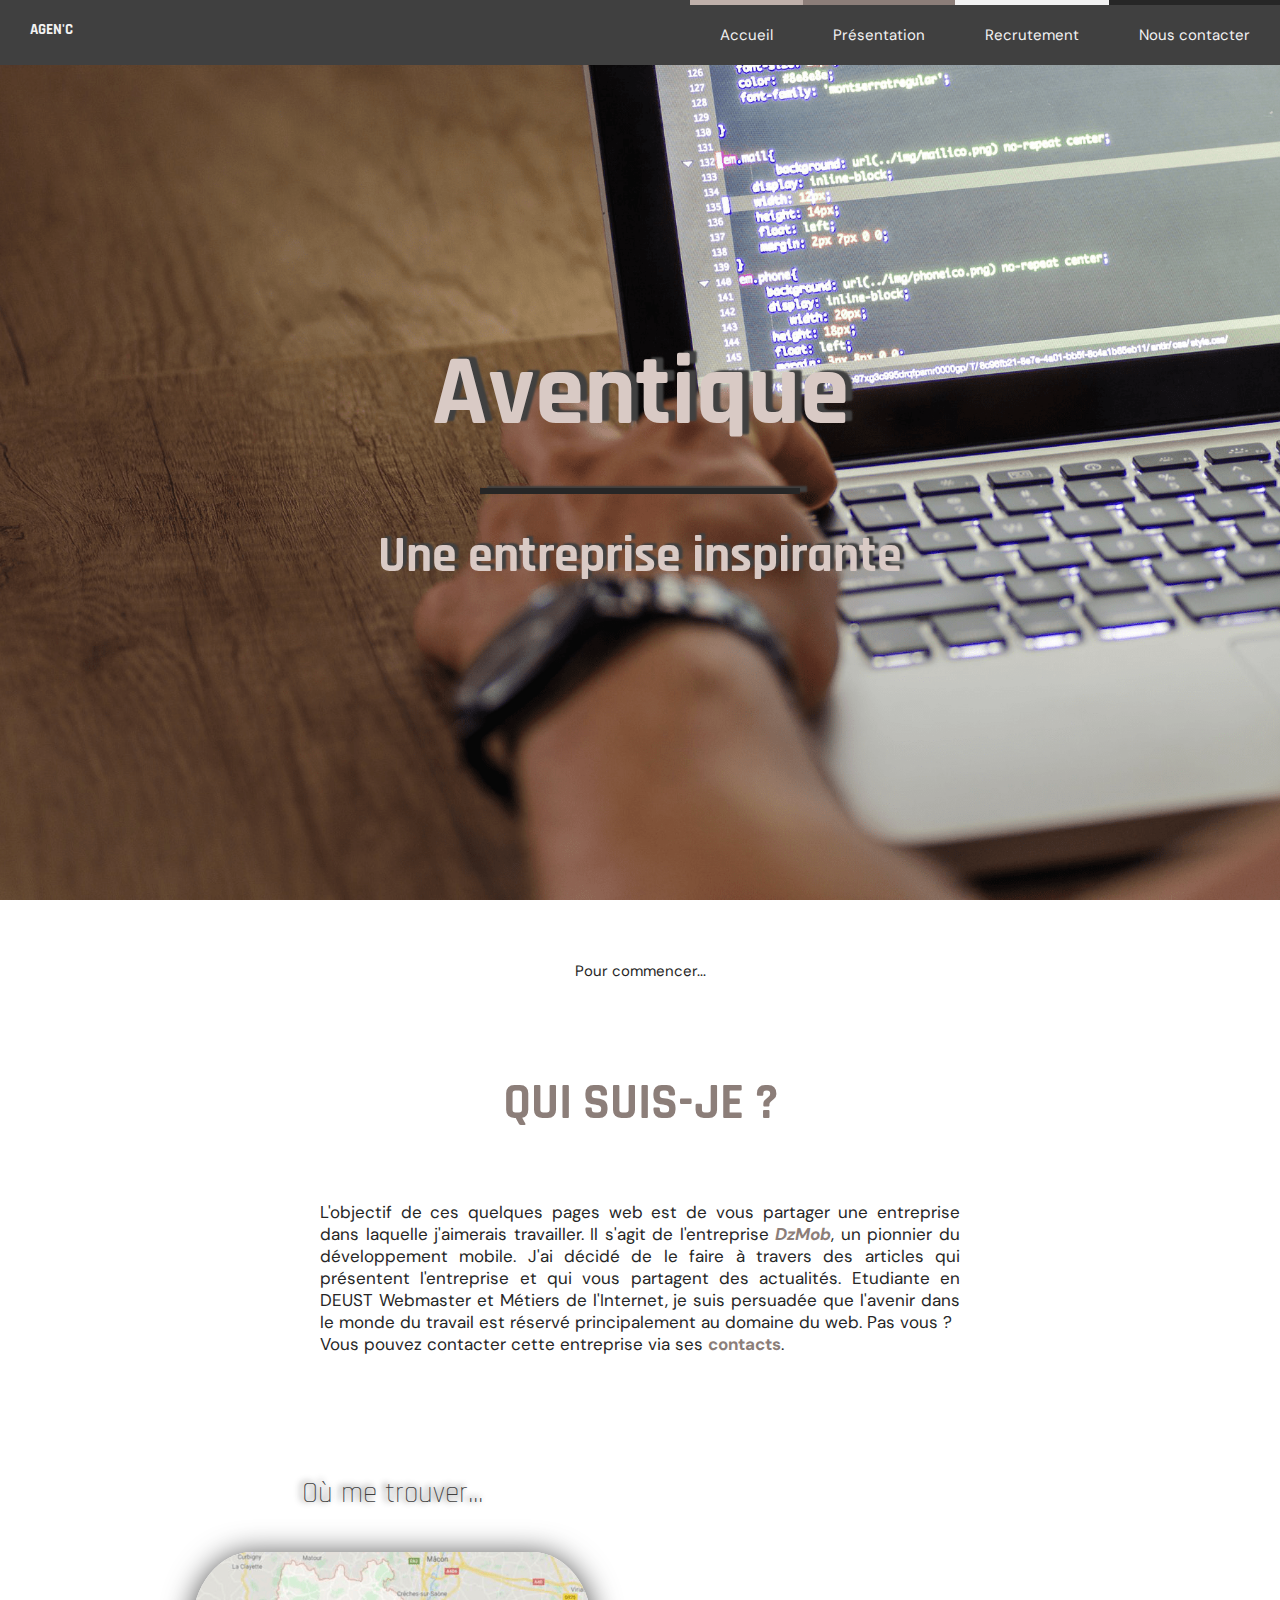
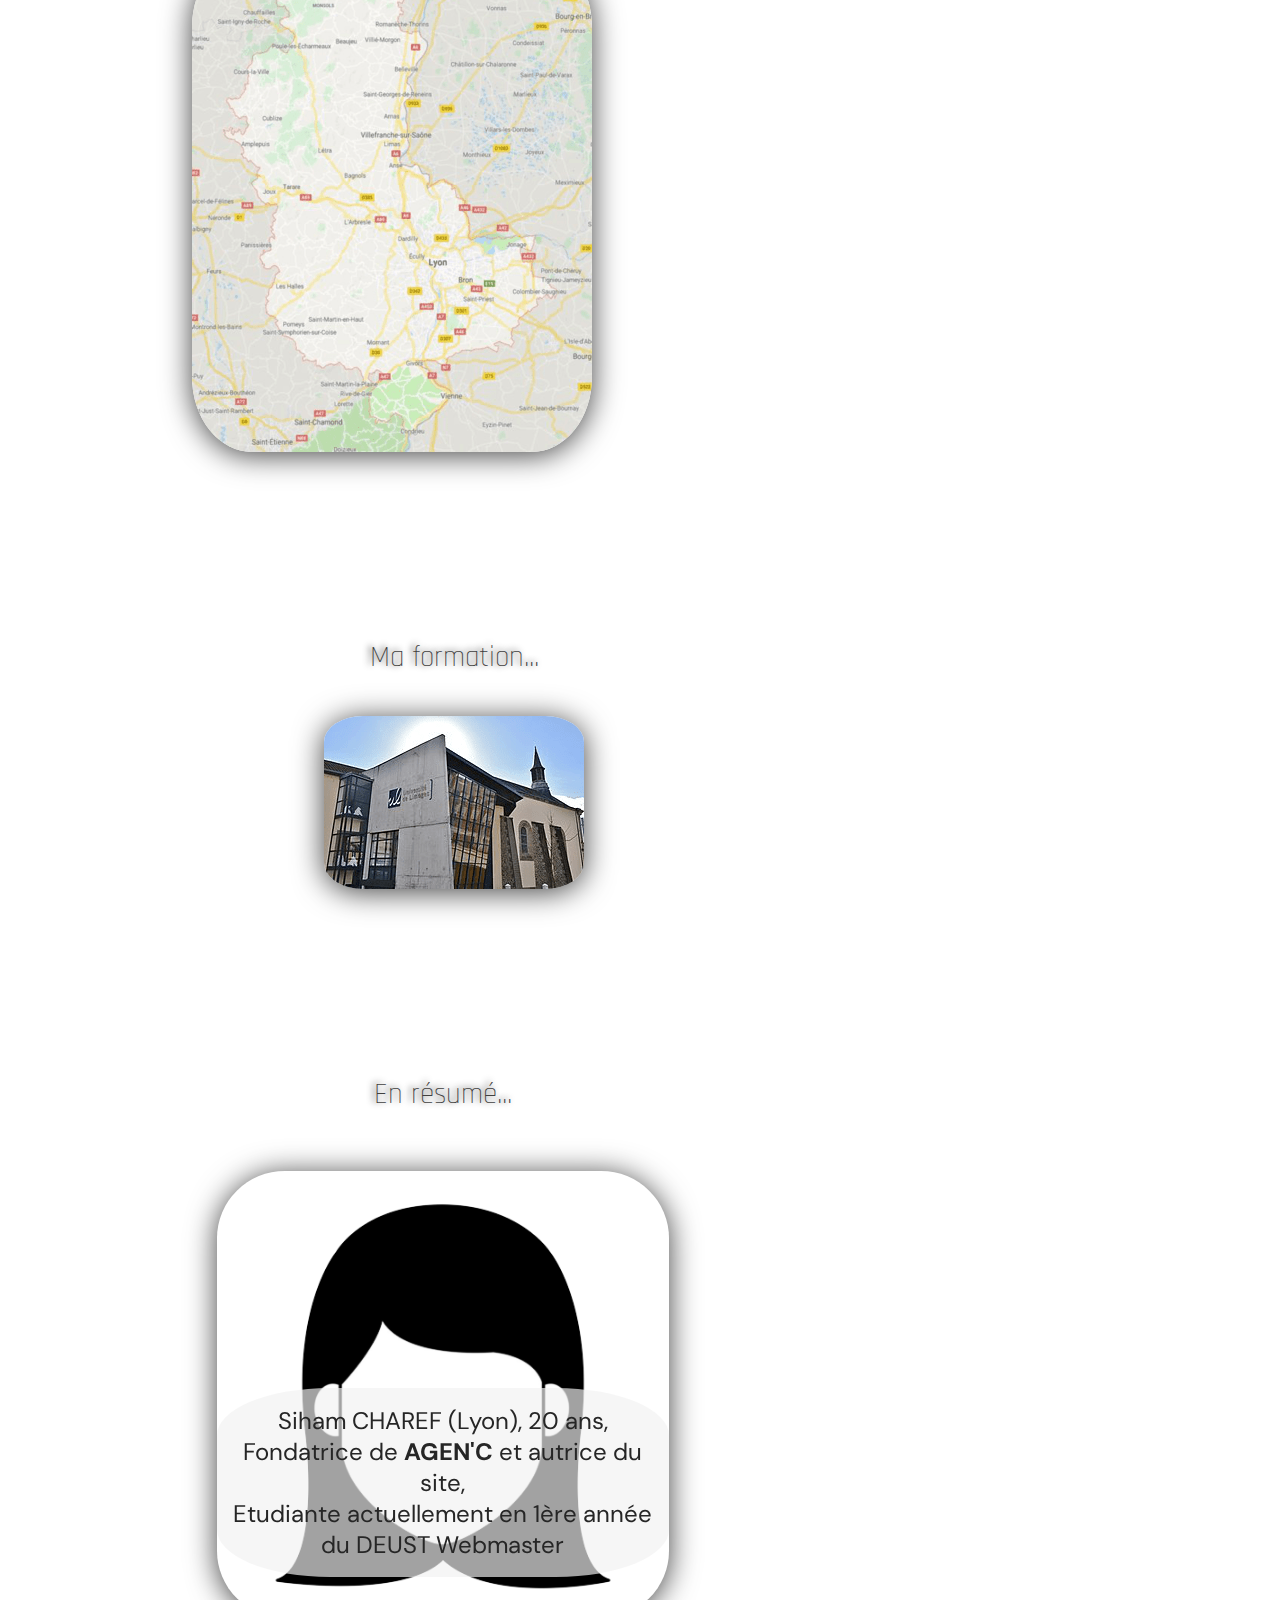
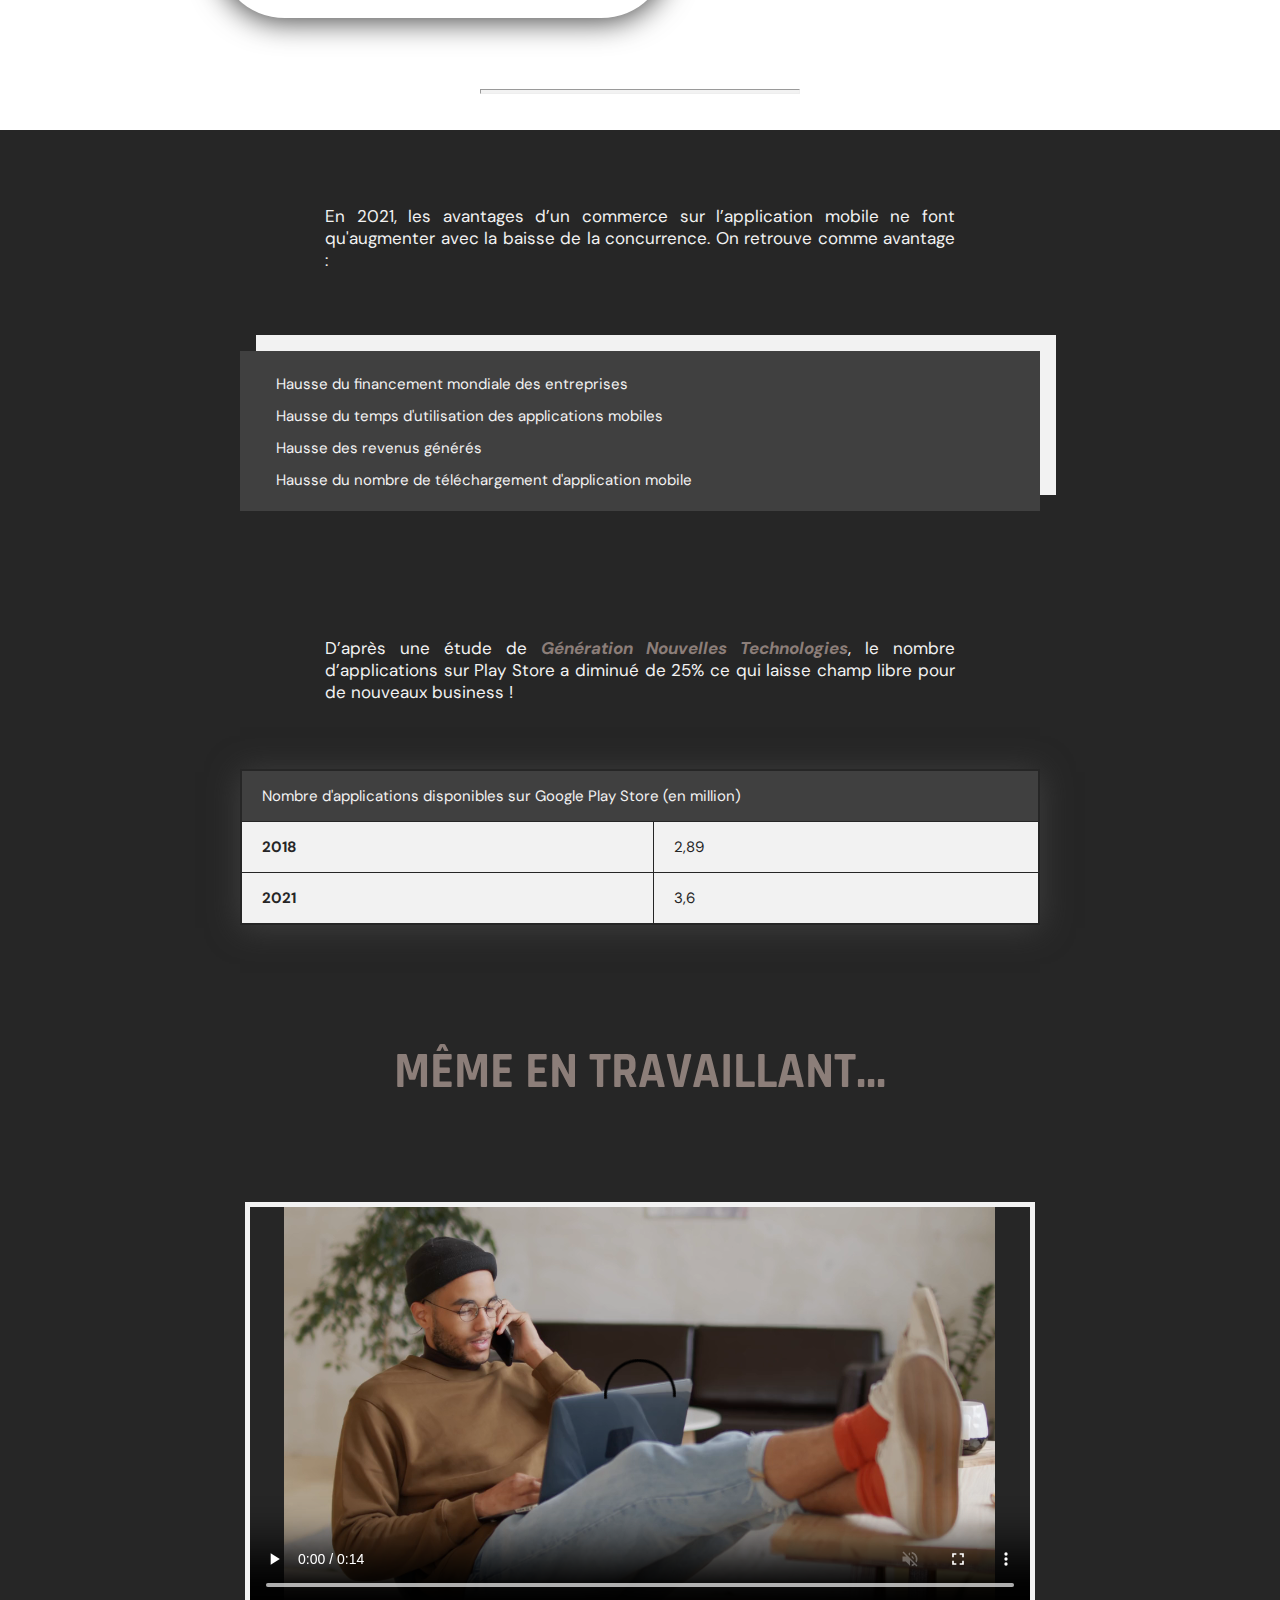
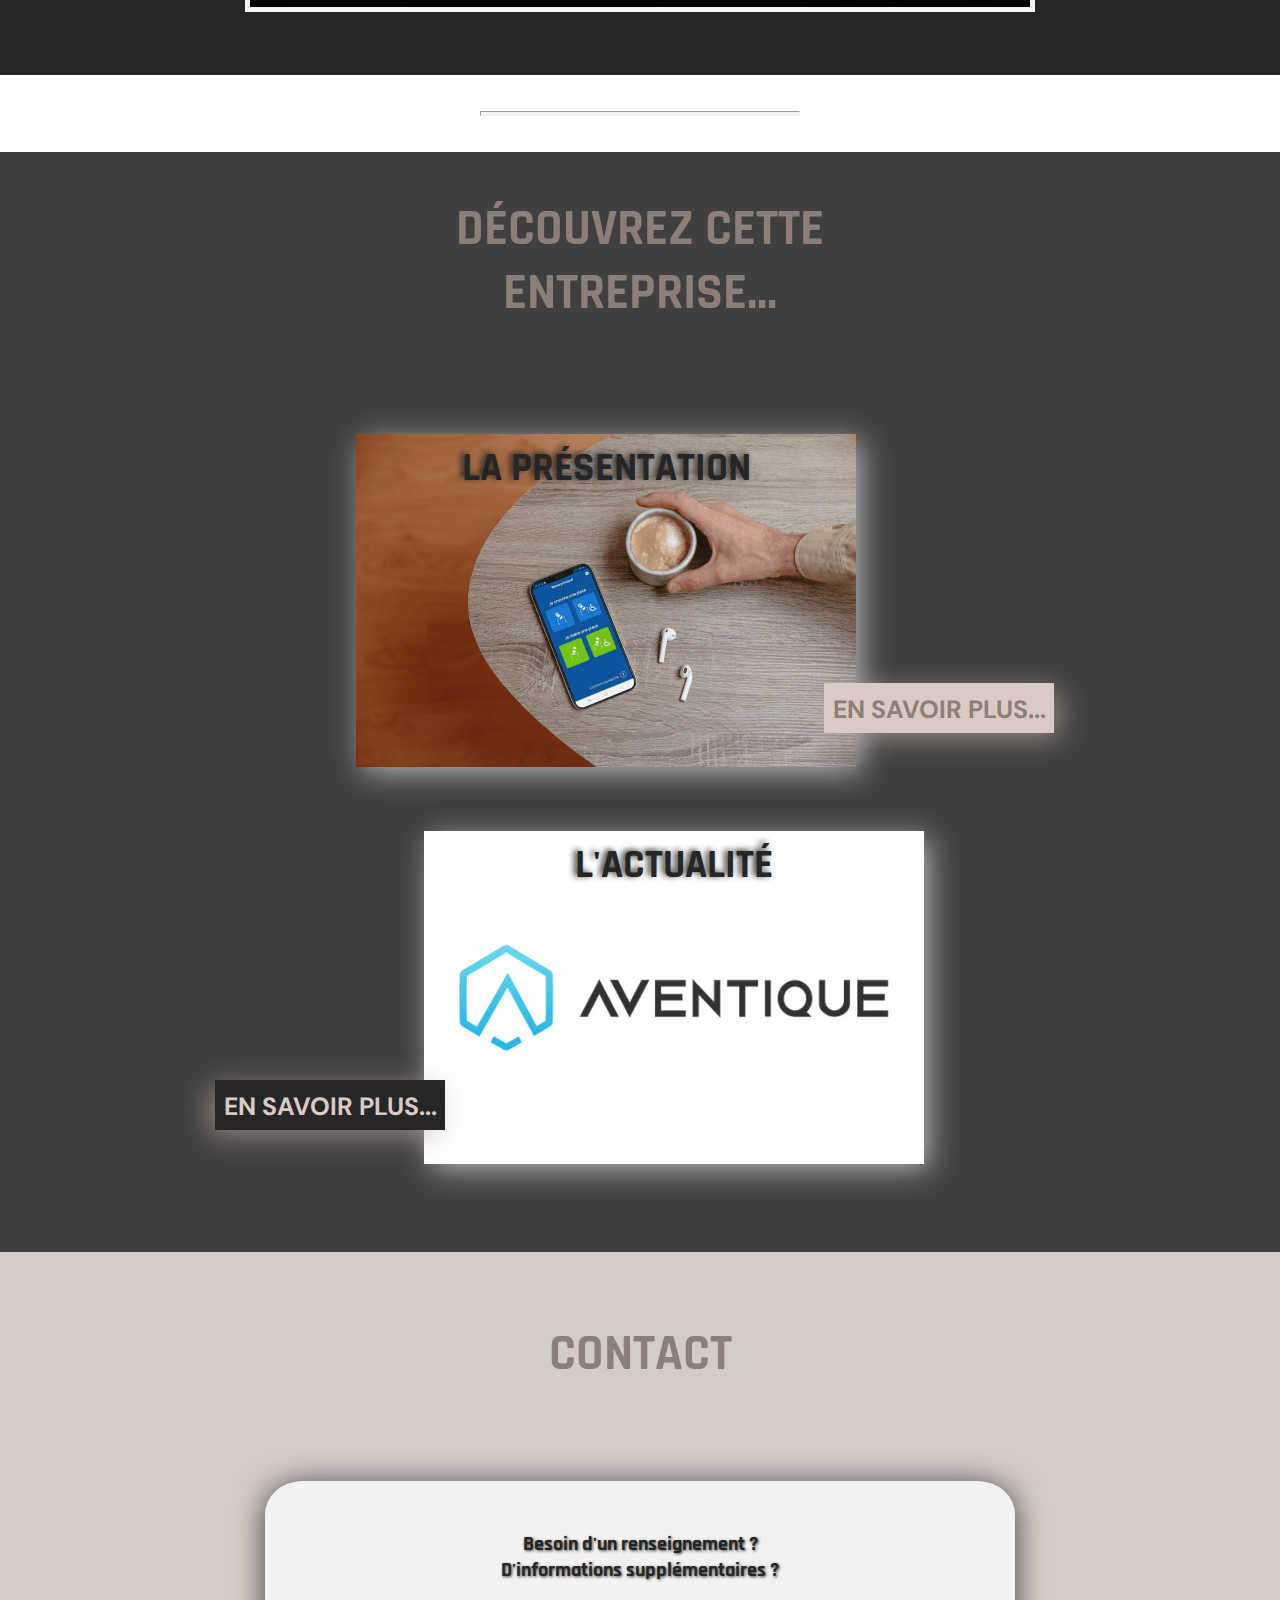
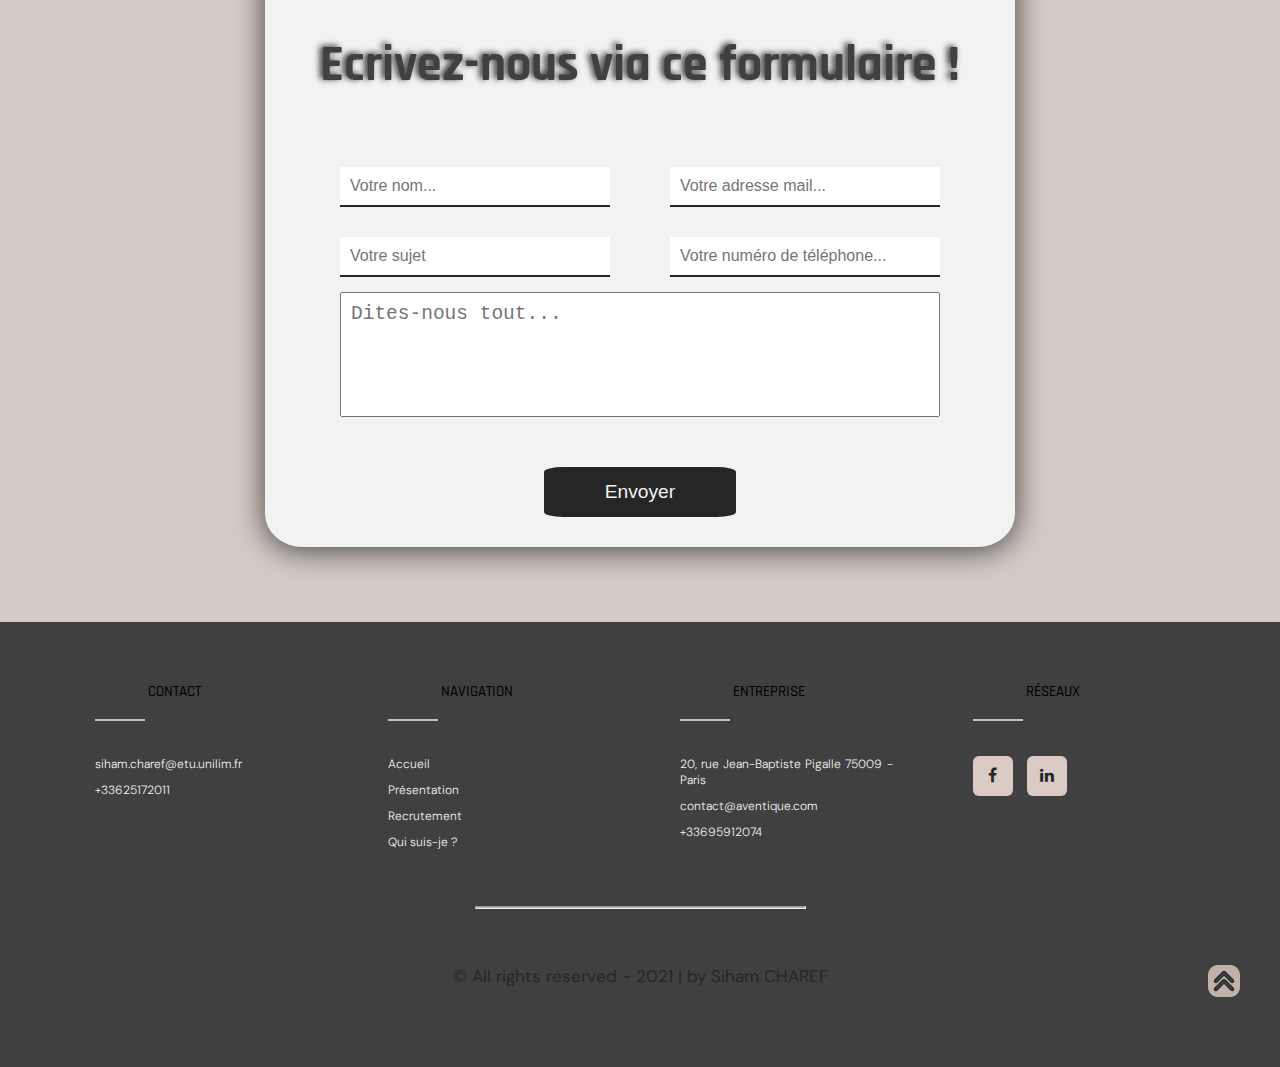
<file: Mini-Site-Aventique/index.html>
<!DOCTYPE html>
<html lang="fr">
    <head>
        <meta charset="UTF-8" />
        <title>Une nouvelle aventure chez Aventique</title>
        <link rel="stylesheet" type="text/css" href="style.css">
        <link rel="stylesheet" href="https://cdnjs.cloudflare.com/ajax/libs/font-awesome/4.7.0/css/font-awesome.css">
        <link rel="icon" type="image/ico" href="favicon_.ico">
    </head>
    <body>
        <!--En-tête de la page-->
        <header>
            <!--Menu de navigation du site-->
            <nav class="header">
                <ul>
                <!--LOGO A METTRE-->
                        <li id="logo"><a href="#">AGEN'C</a></li>  
                        <li id="auteur">
                            <a href="#contactAuteur">Nous contacter</a>
                        </li>  
                        <li id="article2">
                            <a href="conquete-et-recrutement.html" title="Article sur une actualité de l'entreprise">Recrutement</a>
                        </li>
                        
                        <li id="article1">
                            <a href="aventique-et-affirmation.html" title="Article sur la présentation de l'entreprise">Présentation</a>
                        </li>
                        
                        <li id="index">
                            <a href="index.html" title="Page d'accueil">Accueil</a>
                        </li>
                </ul>
            </nav>
            <a id="top"></a>
            <!--Nom du site-->
            <div>
                <h1 class="imageprincipale">Aventique
                    <div id="firstline"></div>
                    <div id="titrepage">Une entreprise inspirante</div> 
                </h1>
            </div>
        </header>
        <br />
        <!--Présentation brève de l'auteur-->
        <section>
                <a id="Accueil"></a>
                <p class="begin">Pour commencer...</p>
                <h2>Qui suis-je ?</h2>
            <br />
            <p>
                L'objectif de ces quelques pages web est de vous partager une entreprise dans laquelle j'aimerais travailler. Il s'agit de l'entreprise <a href="https://aventique.paris/" target="_blank" title="Entreprise-sujet"><em>DzMob</em></a
                >, un pionnier du développement mobile. J'ai décidé de le faire à travers des articles qui présentent l'entreprise et qui vous partagent des actualités. Etudiante en DEUST Webmaster et Métiers de l'Internet, je suis persuadée que l'avenir dans le monde du travail est réservé principalement au domaine du web. Pas vous ?
                <br />
                Vous pouvez contacter cette entreprise via ses <a href="#contact" title="Contactez l'entreprise">contacts</a>.
            </p>
        </section>
        <div id="quisuisje">
            <div class="imagepresentation">
                <h3>Où me trouver...</h3>
                    <a href="https://www.bing.com/maps?q=carte+lyon+vierge+&qs=n&form=QBRE&msbsrank=0_1__0&sp=-1&pq=carte+lyon+vierge+&sc=1-18&sk=&cvid=CB1E7335D75C4D2C8AAF5967F7C2FF9C" target="_blank" title="Mon lieu de résidence (image tiré du site Actualitix)">
                    <img src="media/carte-rhone-departement-400-500.png" alt="Mon lieu de résidence, carte de la région lyonnaise (image tiré du site Actualitix)"></a>
            </div>
            <div class="imagepresentation" id="formation">
                <h3>Ma formation...</h3>
                    <a href="https://www.sciences.unilim.fr/tic/deust-webmaster-metiers-internet/" target="_blank" title="Ma formation actuelle : DEUST WMI de l'Université de Limoges">
                    <img src="media/universite.png" alt="Ma formation actuelle : DEUST WMI de l'Université de Limoges"></a>
            </div>
            <div class="imagepresentation">
                <h3>En résumé...</h3>
                <div class="row">
                    <div class="banner">
                        <a href="#Accueil" title="Qui suis-je ?">
                        <img src="media/woman.png" alt="Université de ma formation actuelle (tirée du site Wikipédia)"></a>
                            <p class="text">Siham CHAREF (Lyon), 20 ans,<br />
                            Fondatrice de <strong>AGEN'C</strong> et autrice du site,<br />
                            Etudiante actuellement en 1ère année du DEUST Webmaster</p>
                    </div>
                </div>
            </div>
        </div>
        <br />
        <hr />
        <br />
        <!--Un aparté/une statistique-->
        <div>
            <aside class="aside">
                <p class="asidetext">En 2021, les avantages d’un commerce sur l’application mobile ne font qu'augmenter avec la baisse de la concurrence. On retrouve comme avantage :</p>
                <ol>
                <div  class="listordostat">
                    <li>Hausse du financement mondiale des entreprises</li>
                    <li>Hausse du temps d'utilisation des applications mobiles</li>
                    <li>Hausse des revenus générés</li>
                    <li>Hausse du nombre de téléchargement d'application mobile</li>
                </div>
                </ol>
                <br />
                <!--Statistique-->
                <p class="asidetext">
                    D’après une étude de <a href="https://www.generation-nt.com/application-mobile-2021-actualite-1991362.html" target="_blank" title="Source : article de Génération Nouvelles Technologies"><em>Génération Nouvelles Technologies</em></a
                    >, le nombre d’applications sur Play Store a diminué de 25% ce qui laisse champ libre pour de nouveaux business !
                </p>
                <br />
                <table>
                    <thead>
                        <tr>
                            <td colspan="2">Nombre d'applications disponibles sur Google Play Store (en million)</td>
                        </tr>
                    </thead>
                    <tr>
                        <th>2018</th>
                        <td>2,89</td>
                    </tr>
                    <tr>
                        <th>2021</th>
                        <td>3,6</td>
                    </tr>
                </table>
                <div id="cont">
                    <h2>Même en travaillant...</h2>
                <div class="videoaventique">
                    <div class="videocontenu">
                        <video
                            src="media/importancemobile.mp4" controls muted autoplay>
                        </video>
                    </div>
                </div>
            </aside>
        </div>
        <br />
        <hr />
        <br />
        <section id="introduction">
            <h2>Découvrez cette entreprise...</h2>
            <ul>
                <li id="introaffirmation">
                    <a href="aventique-et-affirmation.html" title="Article sur la présentation de l'entreprise"><h3>La présentation</h3></a>
                    <p>
                        <a href="aventique-et-affirmation.html" title="Article sur la présentation de l'entreprise">En savoir plus...</a>
                    </p>
                </li>
                <li id="introrecrutement">
                    <a href="conquete-et-recrutement.html" title="Article sur une actualité de l'entreprise"><h3>L'actualité</h3></a>
                    <p>
                        <a href="conquete-et-recrutement.html" title="Article sur une actualité de l'entreprise">En savoir plus...</a>
                    </p>
                </li>
            </ul>
        </section>
        <!--Formulaire de contact-->
        <section id="formulaire">
            <h2>CONTACT</h2>
            <div class="container">
                <div class="title">
                    <h4>Besoin d'un renseignement ? D'informations supplémentaires ?</h4>
                    <h3>Ecrivez-nous via ce formulaire !</h3>
                </div>
                <form>
                    <input type="text" name="name" placeholder="Votre nom..." required="">
                    <input type="email" name="email" placeholder="Votre adresse mail..." required="">
                    <input type="text" name="subject" placeholder="Votre sujet" required="">
                    <input type="text" name="number" placeholder="Votre numéro de téléphone..." required="">
                    <textarea name="message" placeholder="Dites-nous tout..."></textarea>
                    <button type="submit">Envoyer</button>
                </form>
            </div>
        </section>
        <!--Pied de page-->
        <footer class="footer">
            <!--Contact de l'auteur du site-->
            <div class="contenu">
                <div class="ligne">
                    <div class="col">
                        <a id="contactAuteur"></a>
                        <h4>Contact</h4>
                        <ul>
                            <li><a href="mailto:siham.charef@etu.unilim.fr" title="Adresse mail de l'auteur de la page">siham.charef@etu.unilim.fr</a></li>
                            <li><a href="tel:+33625172011" title="Numéro de téléphone de l'auteur de la page">+33625172011</a></li>
                        </ul>
                    </div>
                    <div class="col">
                        <!--Menu de navigation-->
                        <h4>Navigation</h4>
                        <ul>
                            <li><a href="#Accueil">Accueil</a></li>
                            <li><a href="aventique-et-affirmation.html" title="Article sur la présentation de l'entreprise">Présentation</a></li>
                            <li><a href="conquete-et-recrutement.html" title="Article sur une actualité de l'entreprise">Recrutement</a></li>
                            <li><a href="#Accueil">Qui suis-je ?</a></li>
                        </ul>
                    </div>
                    <!--Coordonnées Aventique-->
                    <div class="col">
                        <a id="contact"></a>
                        <h4>Entreprise</h4>
                        <ul>
                            <li><a href="https://www.google.fr/maps/place/20+Rue+Jean-Baptiste+Pigalle,+75009+Paris/@48.8789983,2.3246525,15z/data=!3m1!4b1!4m5!3m4!1s0x47e66e485f268df3:0xc64075adaf32657d!8m2!3d48.8789986!4d2.3333858" title="Adresse de l'entreprise (Paris)">20, rue Jean-Baptiste Pigalle 75009 - Paris</a></li>
                            <li><a href="mailto:contact@aventique.com" title="Adresse mail de l'entreprise Aventique">contact@aventique.com</a></li>
                            <li><a href="tel:+33695912074" title="Numéro de téléphone de l'entreprise Aventique">+33695912074</a></li>
                        </ul>
                    </div>
                    <div class="col">
                        <h4>Réseaux</h4>
                        <div class="reseaux">
                            <a href="https://www.facebook.com/aventique.dev/" target="_blank" title="Compte Facebook officiel d'Aventique"><i class="fa fa-facebook"></i></a>
                            <a href="https://www.linkedin.com/company/aventique/?originalSubdomain=fr" target="_blank" title="Compte LinkedIn de l'entreprise Aventique"><i class="fa fa-linkedin"></i></a>
                    </div>
                    </div>
                </div>
            </div>
            <br/>
            <hr class="f">
            <br/>
            <!--Retour en haut de page-->
            <div id="retour">
                <a href="#top">
                    <img src="media/fleche.png" alt="Aller en haut de page">
                </a>
            </div>
            <div id="droit">
                <p>&copy; All rights reserved - 2021 | by Siham CHAREF</p>
            </div>
       </footer>
    </body>
</html>

<!--CREDITS
    https://www.actualitix.com/carte-rhone.html
    https://fr.wikipedia.org/wiki/Universit%C3%A9_de_Limoges
    https://smartmockups.com/fr/mockup/g3WMLpmC3j9
    https://aventique.paris/
    https://www.pexels.com/fr-fr/photo/lumineux-creatif-tasse-grande-tasse-7412036/
    https://www.pexels.com/ko-kr/photo/macbook-pro-574080/
    https://smartmockups.com/fr/mockup/UXkYl6W23
    https://www.pexels.com/fr-fr/video/un-homme-sur-son-telephone-portable-et-son-ordinateur-portable-5527593/
    https://www.flaticon.com/fr/icone-premium/facebook_722464?term=facebook&page=1&position=14&page=1&position=14&related_id=722464&origin=search
    https://www.flaticon.com/fr/icone-premium/fleche_5176252?term=chevron%20haut&page=1&position=50&page=1&position=50&related_id=5176252&origin=search
    https://www.flaticon.com/fr/icone-gratuite/linkedin_246158?term=linkedin&page=1&position=32&page=1&position=32&related_id=246158&origin=search
    https://aventique.paris/project/unhcr-amnir/--->
</file>
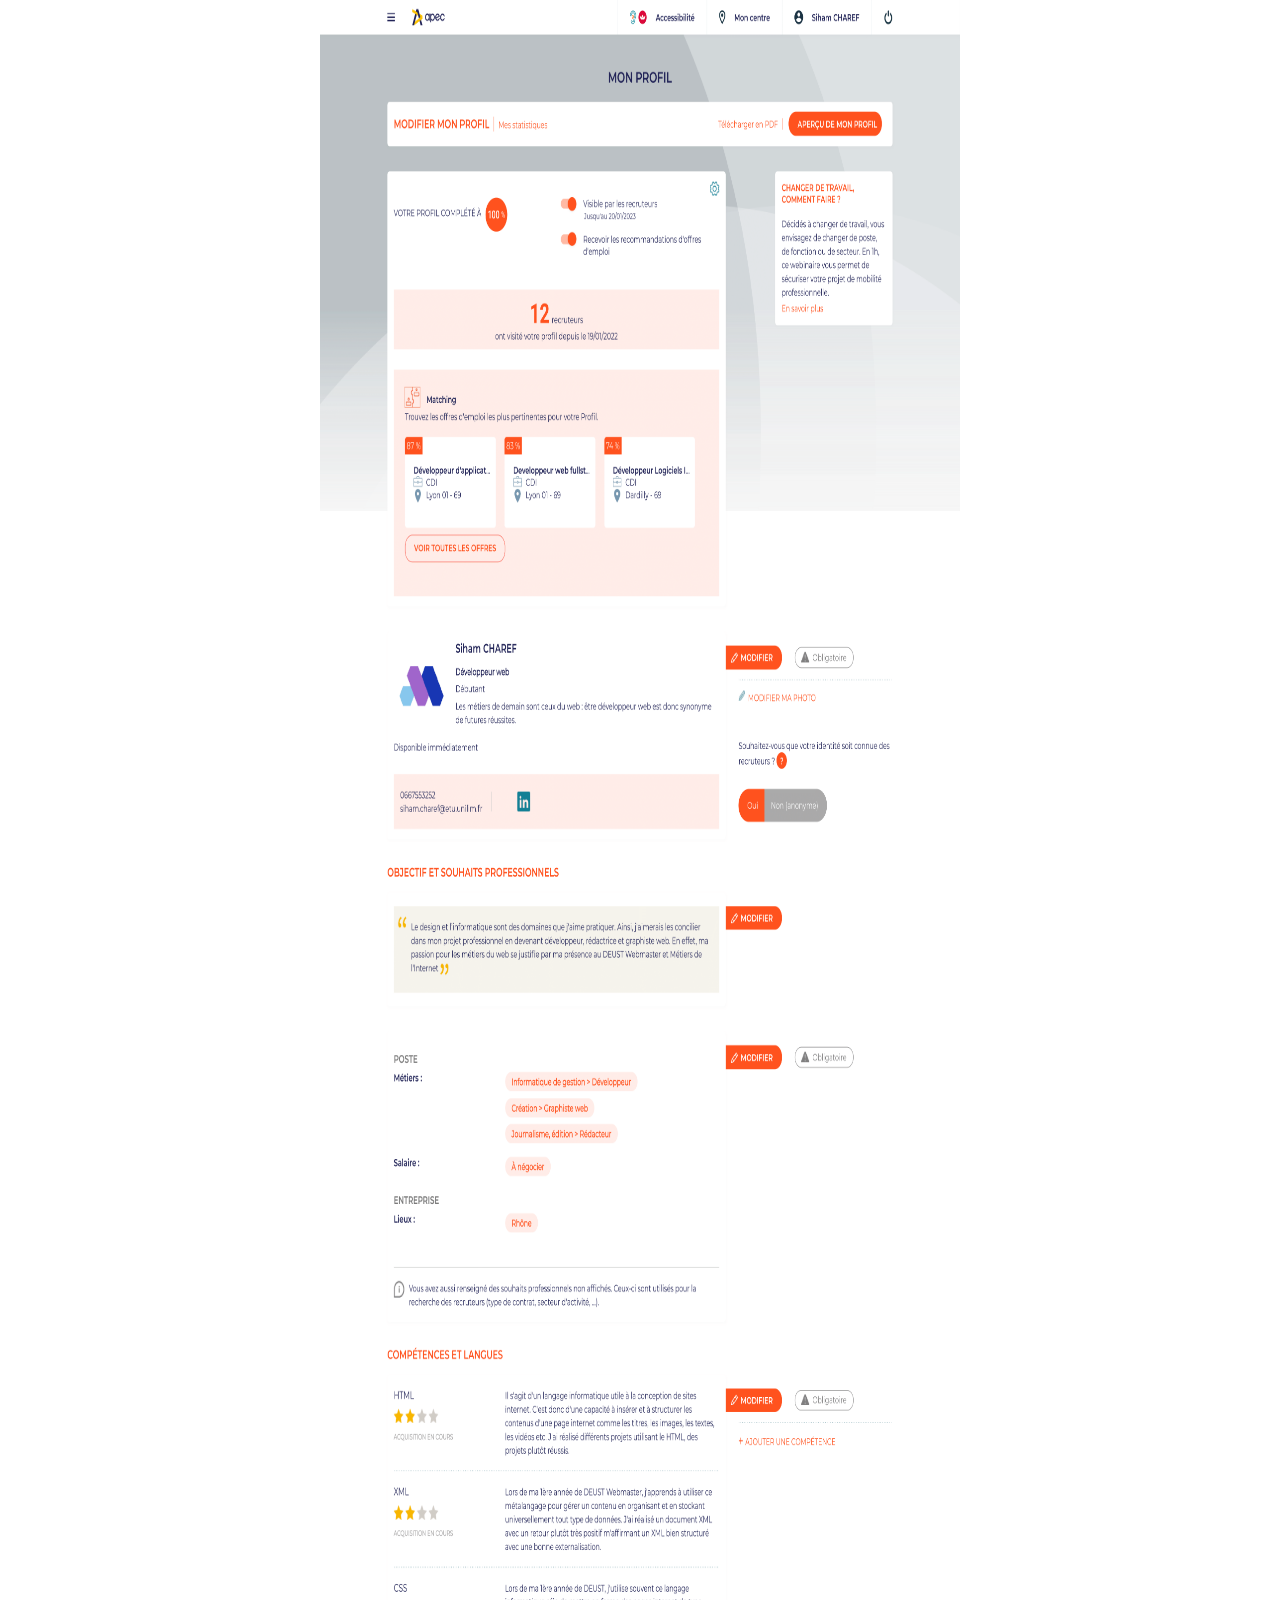
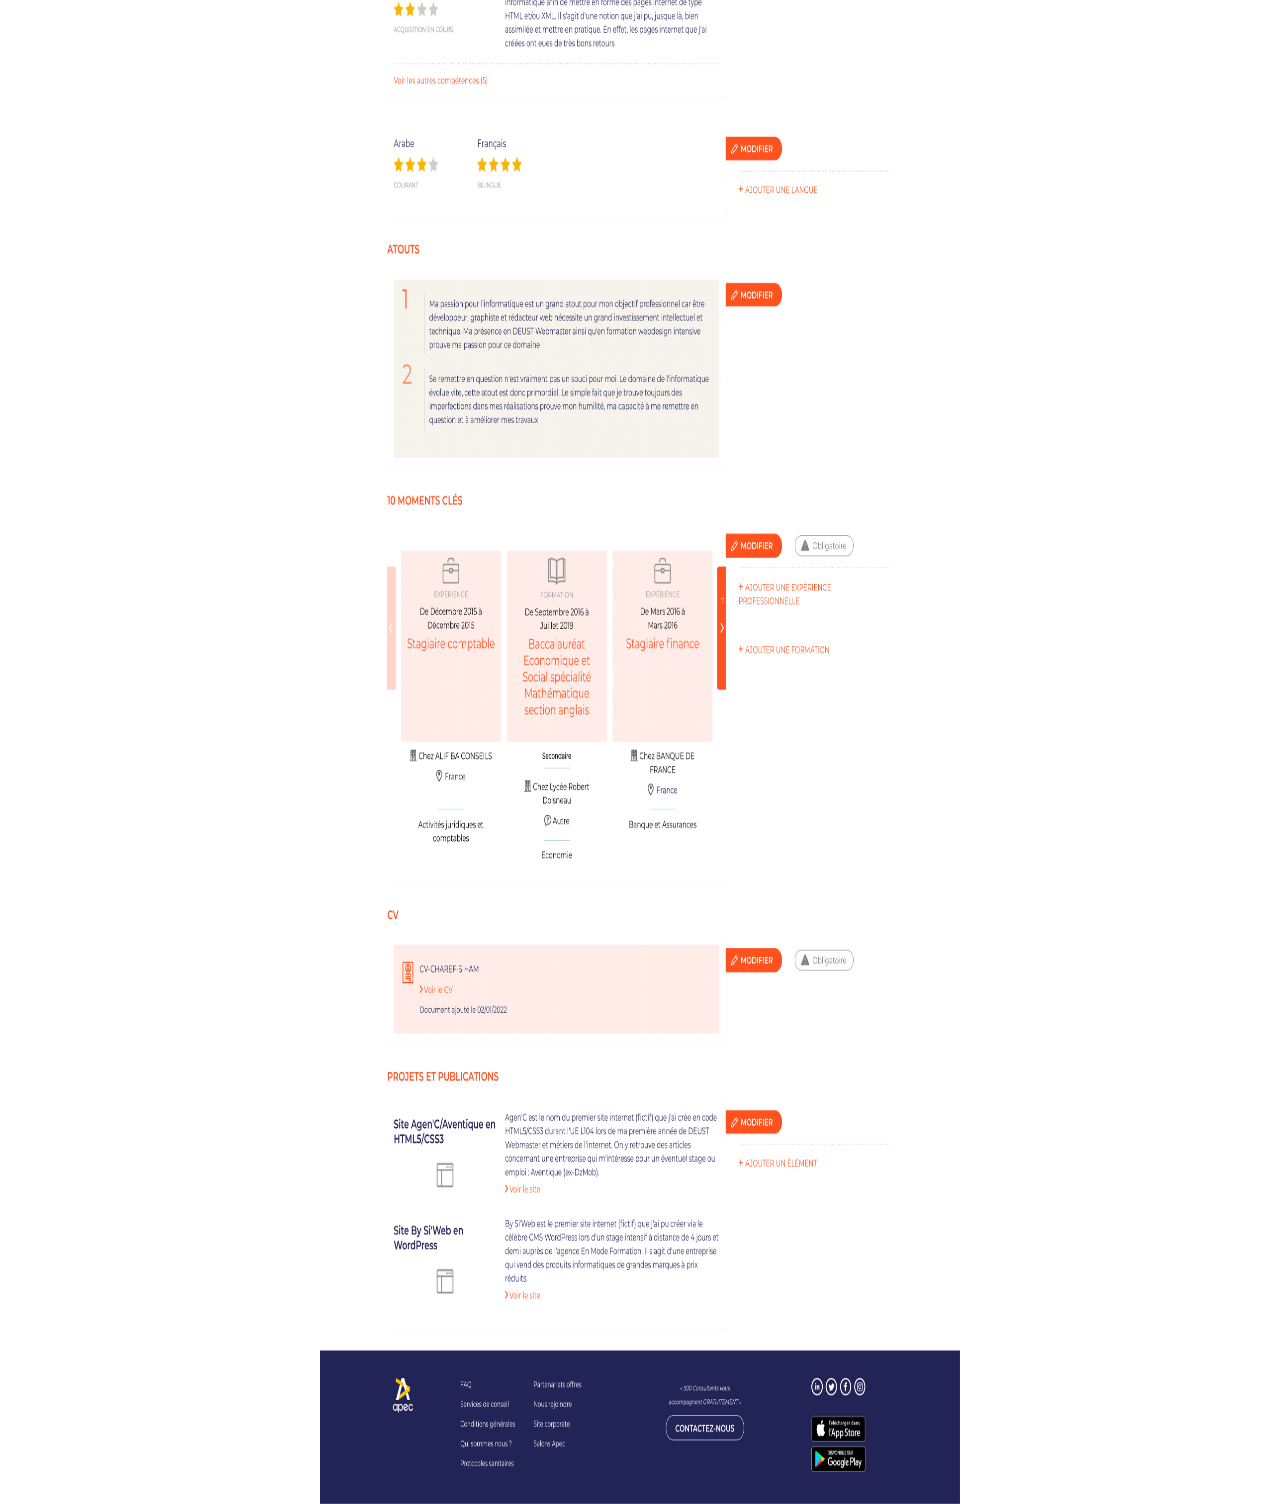
<file: eporfolio-en-ligne/profil-apec.html>
<!DOCTYPE html>
<html lang="fr">
    <head>
        <meta charset="UTF-8">
        <title>APEC - Ms. Si'Web New Company</title>
        <link rel="stylesheet" type="text/css" href="style.css">
        <link rel="stylesheet" href="https://cdnjs.cloudflare.com/ajax/libs/font-awesome/4.7.0/css/font-awesome.css">
        <link rel="icon" type="image/ico" href="fav-icon.ico">
    </head>
    <body>

        <section>
            <img style="display: block; margin-left: auto; margin-right: auto; width: 50%;" src="media/Profil _ Apec-1.png" alt="image de mon profil Apec" title="image de mon profil Apec" height="3104" width="1014">
        </section>

    </body>
</html>
</file>
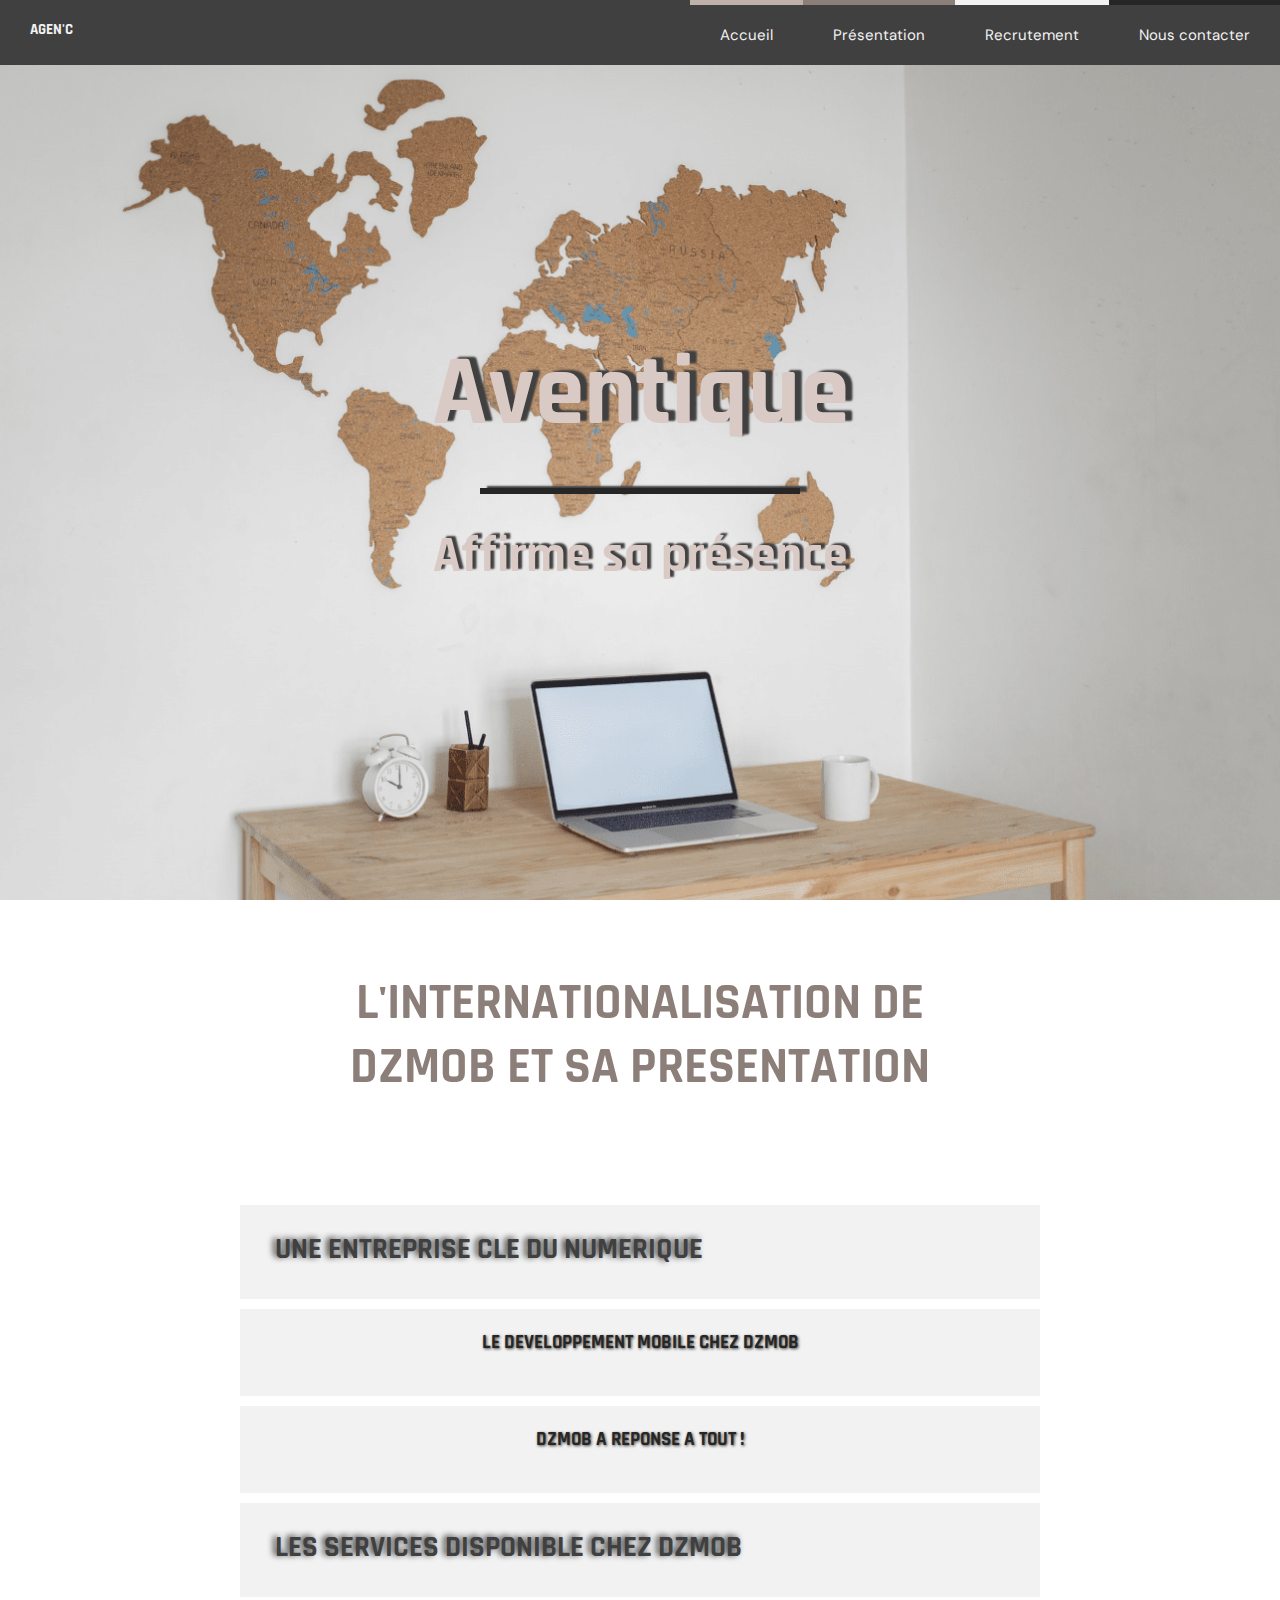
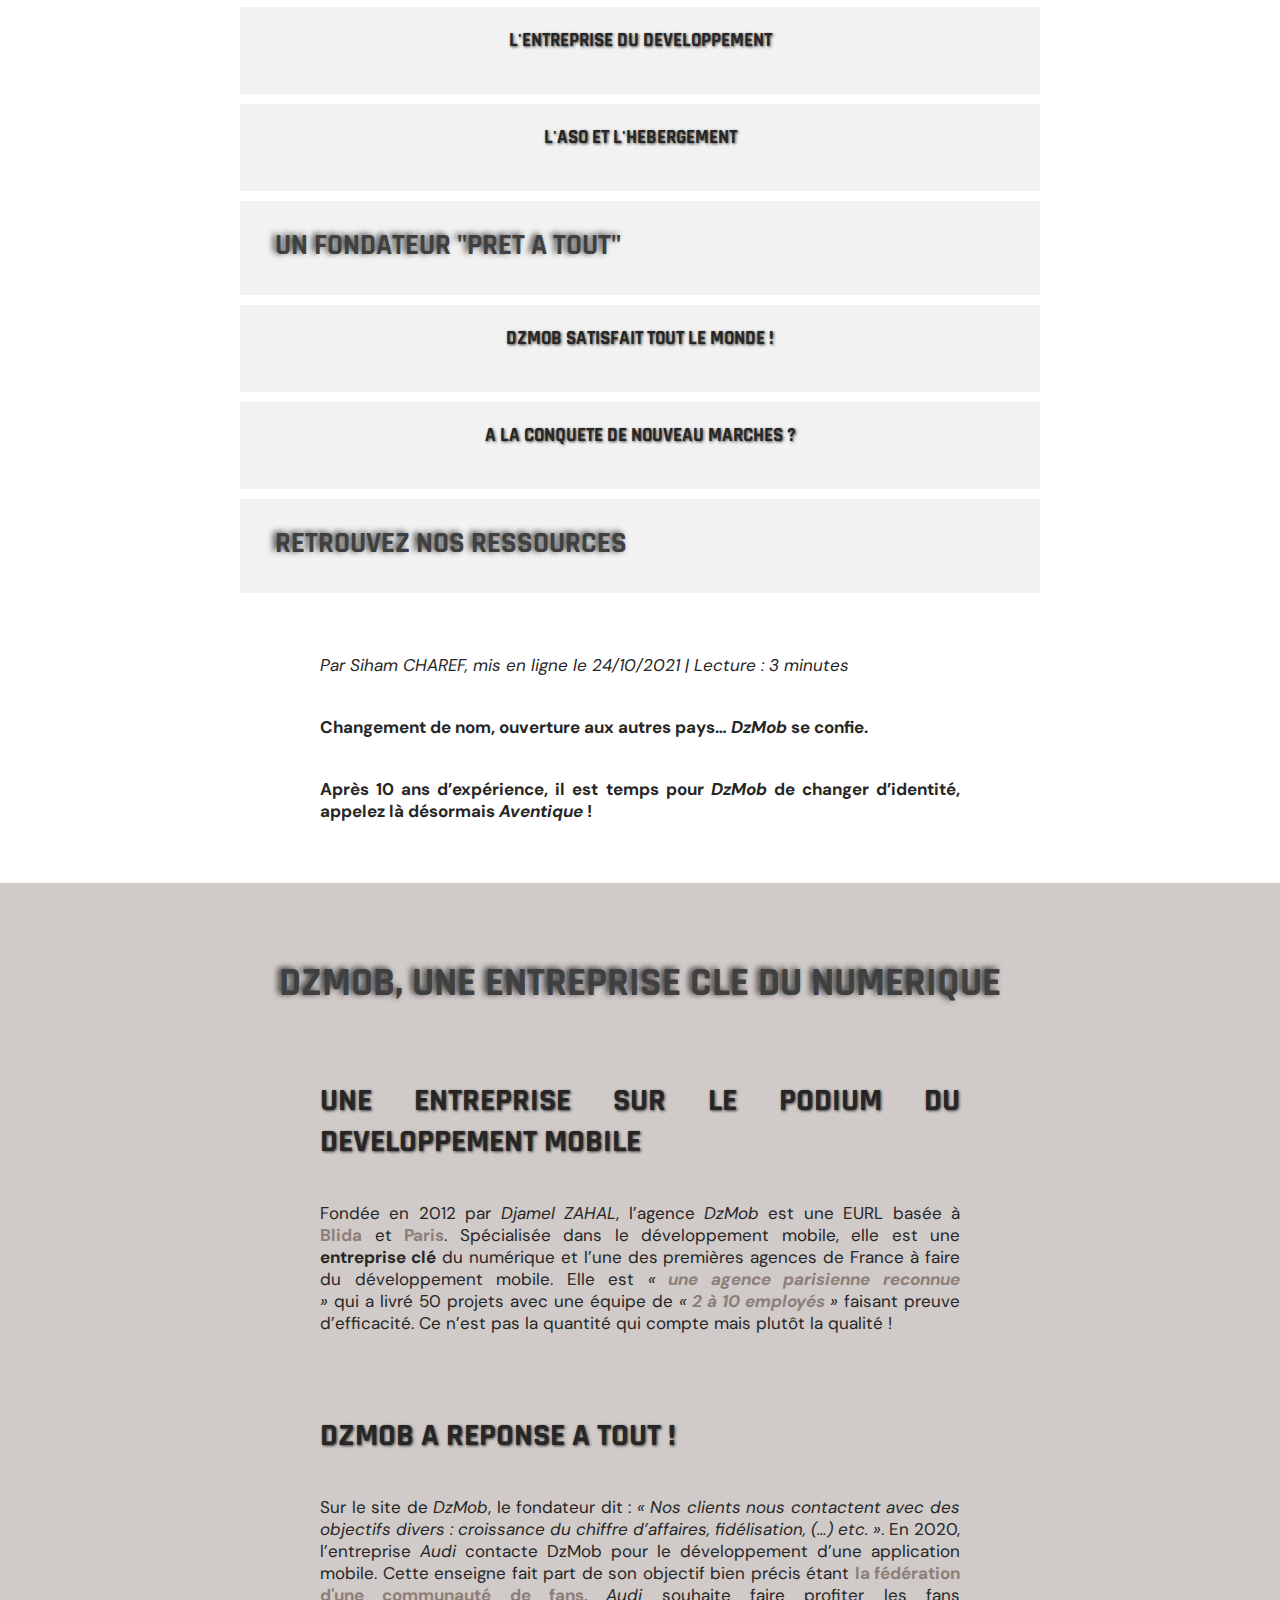
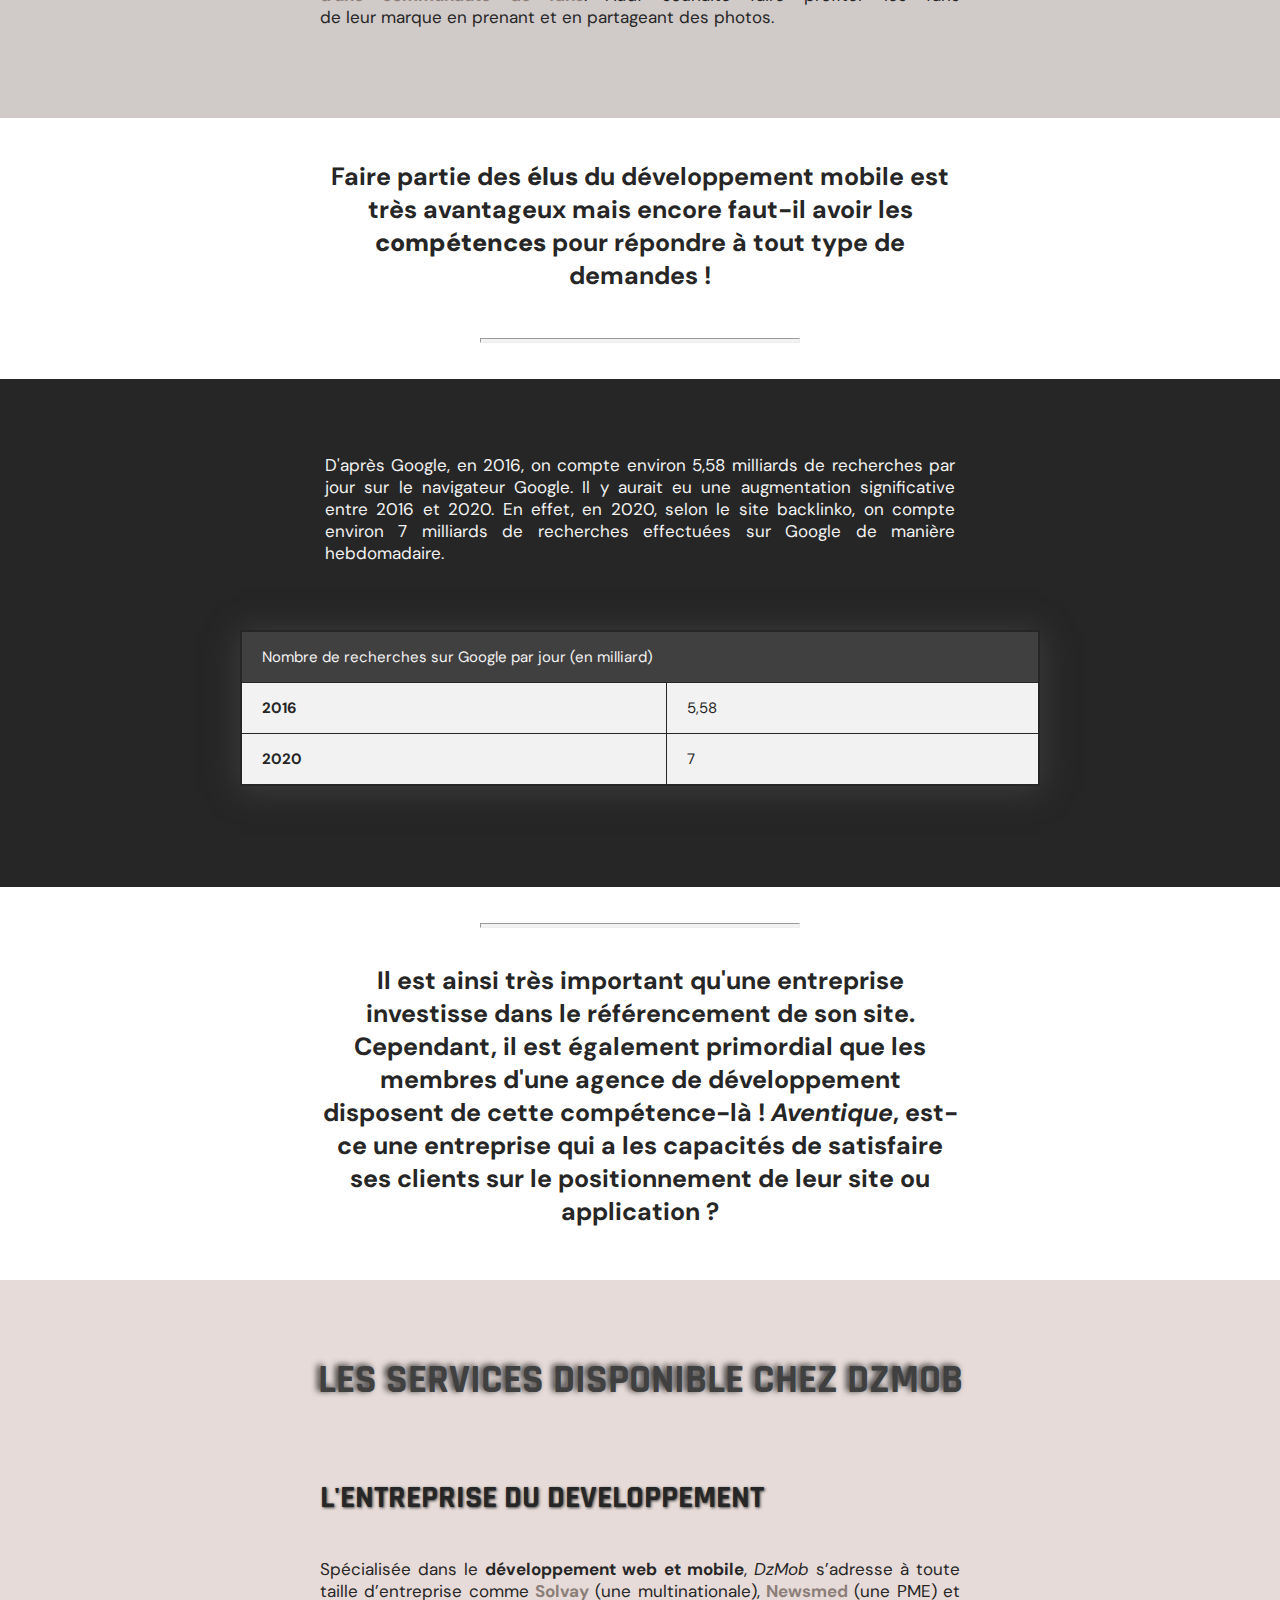
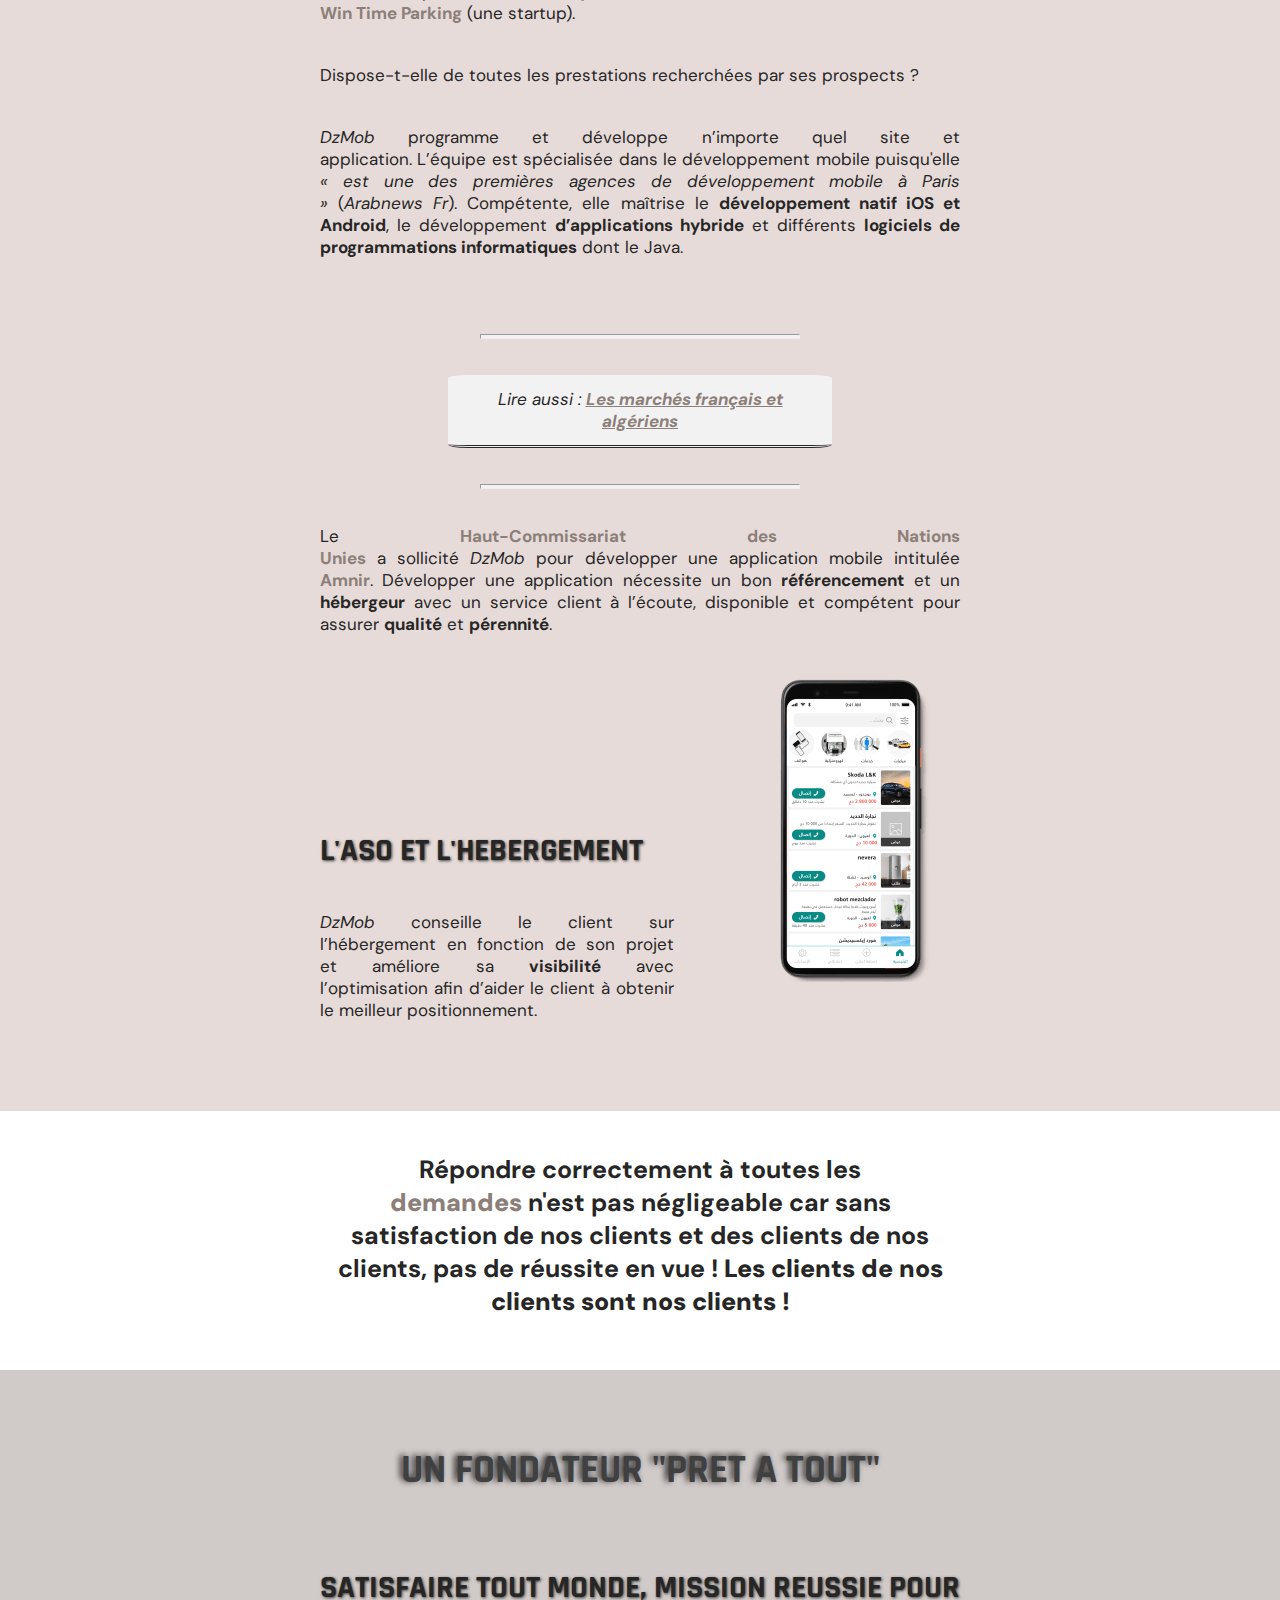
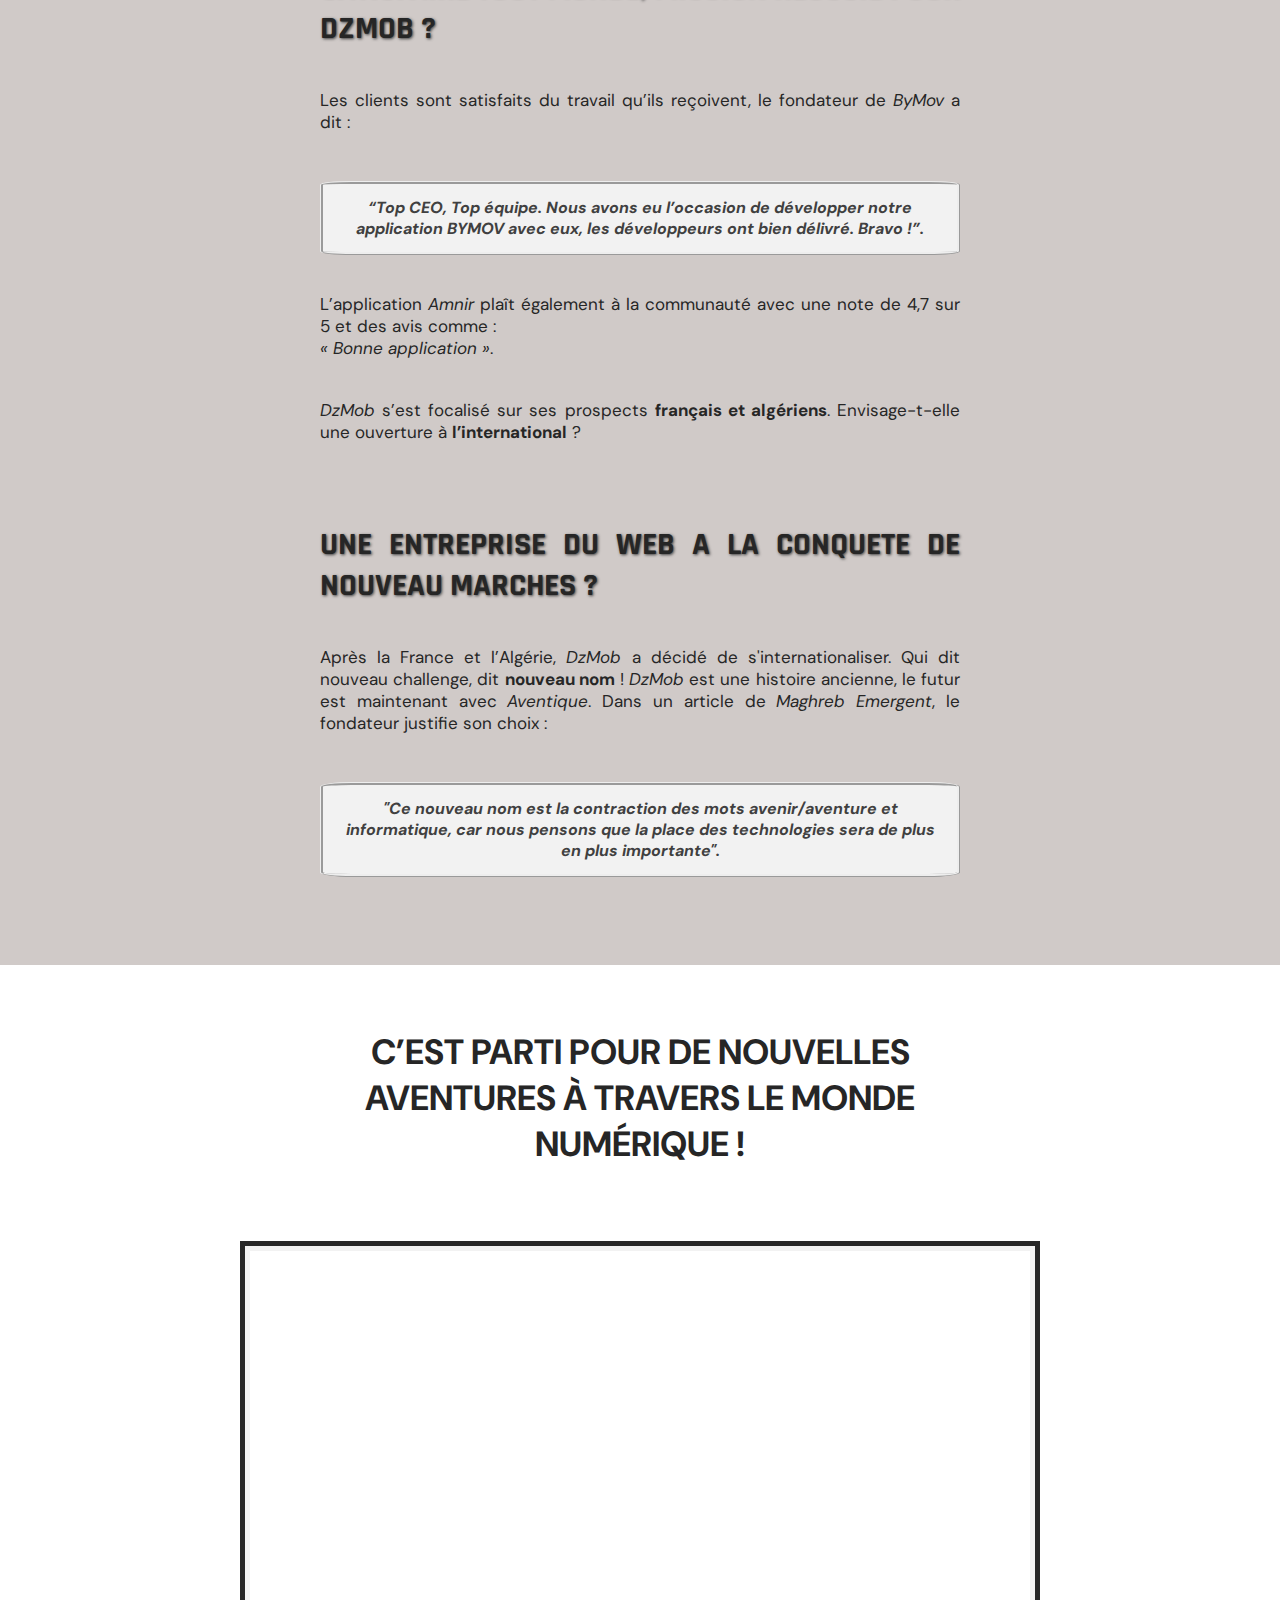
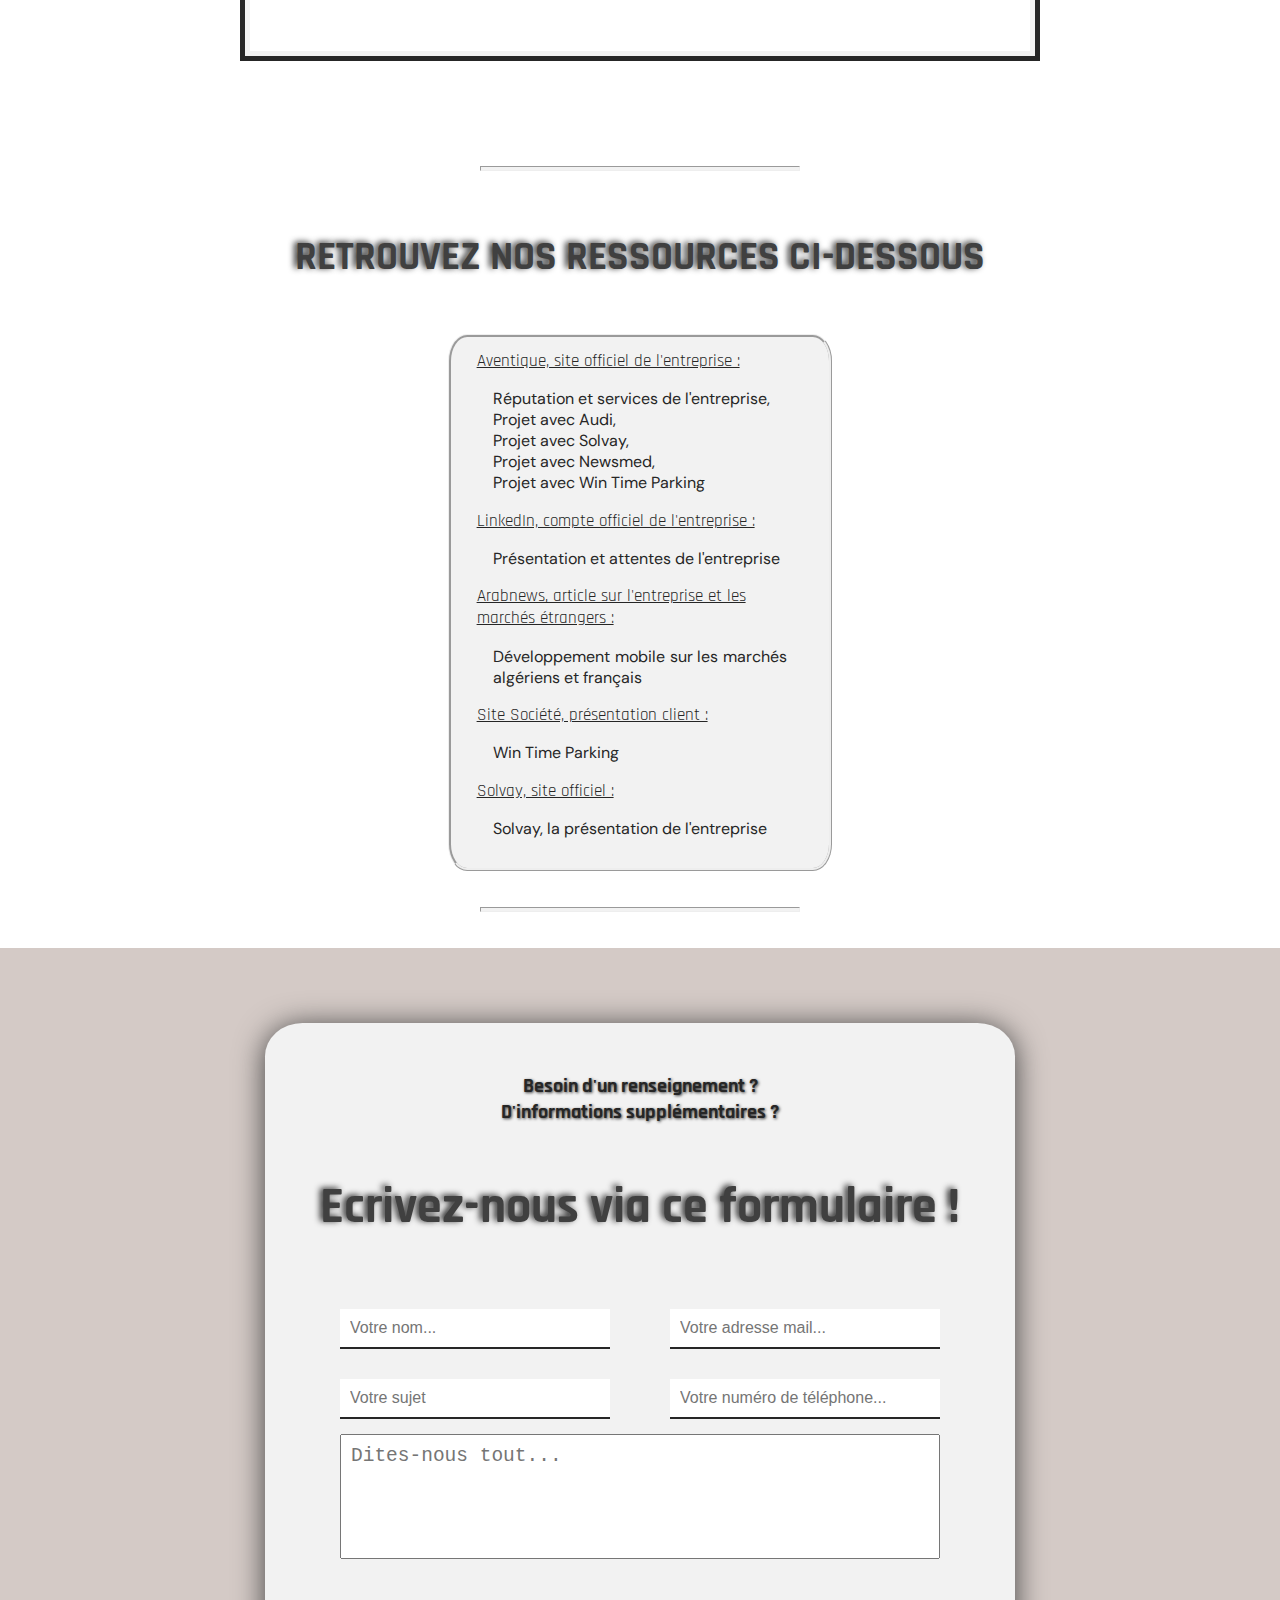
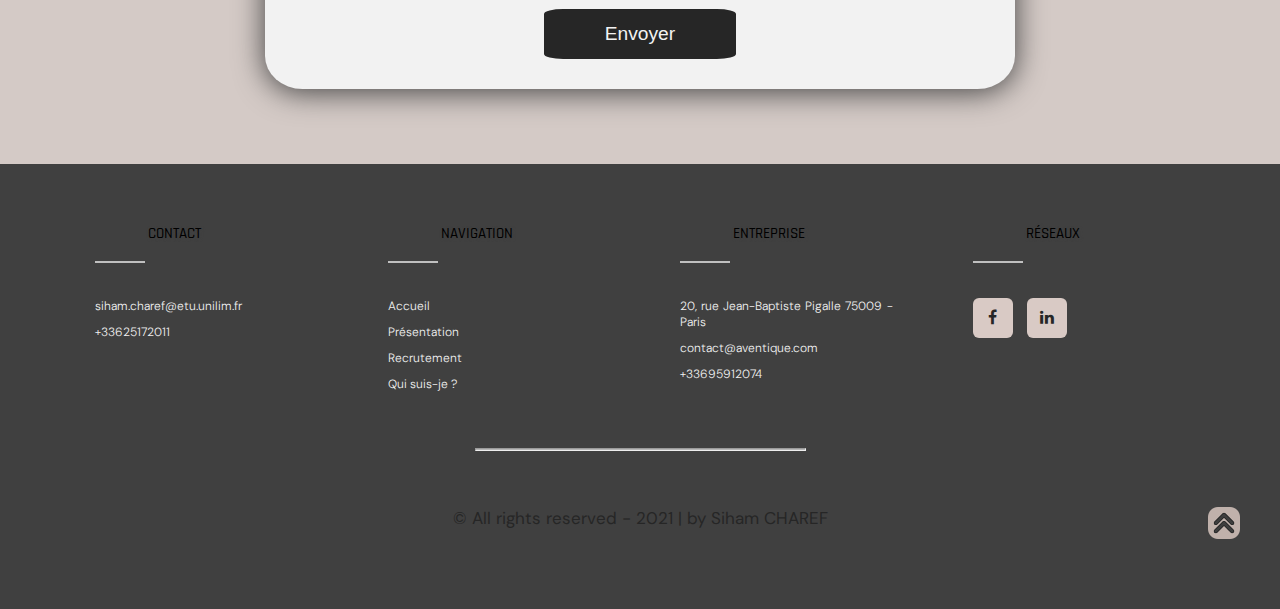
<file: Mini-Site-Aventique/aventique-et-affirmation.html>
<!DOCTYPE html>

<html lang="fr">
    <head>
        <meta charset="UTF-8" />
        <title>DzMob s'impose et change d'identité !</title>
        <link rel="stylesheet" type="text/css" href="style.css">
        <link rel="stylesheet" href="https://cdnjs.cloudflare.com/ajax/libs/font-awesome/4.7.0/css/font-awesome.css">
        <link rel="icon" type="image/ico" href="favicon.ico">
    </head>

    <body>
        <!--En-tête de la page-->
        <header>
        <!--Menu de navigation du site-->
            <nav class="header">
                <ul>
                <!--LOGO A METTRE-->
                    <li
                        id="logo"><a href="#">AGEN'C</a>
                    </li>
                    <li id="auteur">
                        <a href="#contactAuteur">Nous contacter</a>
                    </li>
                    <li id="article2">
                        <a href="conquete-et-recrutement.html" title="Article sur une actualité de l'entreprise">Recrutement</a>
                    </li>
                    <li id="article1">
                        <a href="aventique-et-affirmation.html" title="Article sur la présentation de l'entreprise">Présentation</a>
                    </li>
                    <li id="index">
                        <a href="index.html" title="Page d'accueil">Accueil</a>
                    </li>
                </ul>
            </nav>
            <a id="top"></a>
            <!--Nom du site-->
            <div>
                <h1 class="imageprincipale" id="deuxiemepage">Aventique
                    <div id="firstline"></div>
                    <div id="titrepage">Affirme sa présence</div> 
                </h1>
            </div>
        </header>
        <br />
        <!--Article-->
        <a id="Article1"></a>
        <h2>L'INTERNATIONALISATION DE DZMOB ET SA PRESENTATION</h2>
        <br />
        <div>
            <!--Sommaire-->
            <nav>
                <ol id="som">
                    <li class="sommaire">
                        <h3><a href="#Partie1" title="Première partie de l'article de présentation de l'entreprise">UNE ENTREPRISE CLE DU NUMERIQUE</a></h3>
                    </li>
                    <li class="sommaire">
                        <h4><a href="#SousPartie1.1" title="Première sous-partie de l'article de présentation de l'entreprise">LE DEVELOPPEMENT MOBILE CHEZ DZMOB</a></h4>
                    </li>
                    <li class="sommaire">
                        <h4><a href="#SousPartie1.2" title="Deuxième sous-partie de l'article de présentation de l'entreprise">DZMOB A REPONSE A TOUT !</a></h4>
                    </li>
                    <li class="sommaire">
                        <h3><a href="#Partie2" title="Deuxième partie de l'article de présentation de l'entreprise">LES SERVICES DISPONIBLE CHEZ DZMOB</a></h3>
                    </li>
                    <li class="sommaire">
                        <h4><a href="#SousPartie2.1" title="Première sous-partie">L'ENTREPRISE DU DEVELOPPEMENT</a></h4>
                    </li>
                    <li class="sommaire">
                        <h4><a href="#SousPartie2.2" title="Deuxième sous-partie">L'ASO ET L'HEBERGEMENT</a></h4>
                    </li>
                    <li class="sommaire">
                        <h3><a href="#Partie3" title="Troisième partie de l'article de présentation de l'entreprise">UN FONDATEUR "PRET A TOUT"</a></h3>
                    </li>
                    <li class="sommaire">
                        <h4><a href="#SousPartie3.1" title="Première sous-partie">DZMOB SATISFAIT TOUT LE MONDE !</a></h4>
                    </li>
                    <li class="sommaire">
                        <h4><a href="#SousPartie3.2" title="Deuxième sous-partie">A LA CONQUETE DE NOUVEAU MARCHES ?</a></h4>
                    </li>
                    <li class="sommaire">
                        <h3><a href="#webographie" title="Ressources">RETROUVEZ NOS RESSOURCES</a></h3>
                    </li>
                </ol>
            </nav>
        </div>
        <br />
        <div>
            <p>
                <em>Par Siham CHAREF, mis en ligne le 24/10/2021 | Lecture : 3 minutes</em>
            </p>
            <p>
                <strong>Changement de nom, ouverture aux autres pays… <em>DzMob</em> se confie.</strong>
            </p>
            <p>
                <strong>Après 10 ans d’expérience, il est temps pour <em>DzMob</em> de changer d’identité, appelez là désormais <em>Aventique</em> !</strong>
            </p>
        </div>
        <br />
        <article class="un">
            <!--Première partie-->
            <a id="Partie1"></a>
            <h3>DZMOB, UNE ENTREPRISE CLE DU NUMERIQUE</h3>
            <br />
            <section>
                <!--Première sous-partie du grand 1-->
                <a id="SousPartie1.1"></a>
                <h4>UNE ENTREPRISE SUR LE PODIUM DU DEVELOPPEMENT MOBILE</h4>
                <p>
                    <span>
                        Fondée en 2012 par <em>Djamel ZAHAL</em>, l’agence <em>DzMob</em> est une EURL basée à <a href="https://www.google.fr/maps/place/Aventique+-+Agence+de+d%C3%A9veloppement+mobile+et+web/@36.4880119,2.8150052,17z/data=!3m1!4b1!4m5!3m4!1s0x128f0c806f15d64d:0xe58a655fc5aee798!8m2!3d36.4880076!4d2.8171992" target="_blank" title="Google Map Localisation Agence à Blida">Blida</a> et <a href="https://www.google.fr/maps/place/Aventique+-+Agence+de+d%C3%A9veloppement+mobile+et+web/@48.8789714,2.3311966,17z/data=!3m1!4b1!4m5!3m4!1s0x47e66e485e6406f1:0x8c0103cfb840d918!8m2!3d48.8789953!4d2.3333137" target="_blank" title="Google Map Localisation Agence à Paris">Paris</a>. Spécialisée dans le développement mobile, elle est une <strong>entreprise clé</strong> du numérique et l’une
                        des premières agences de France à faire du développement mobile. Elle est <q><a href="https://aventique.paris/nos-services/" target="_blank" title="Source : Aventique Paris"> une agence parisienne reconnue </a></q
                        > qui a livré 50 projets avec une équipe de <q><a href="https://www.linkedin.com/company/aventique/about/" target="_blank" title="Source : LinkedIn"> 2 à 10 employés </a></q
                        > faisant preuve d’efficacité. Ce n’est pas la quantité qui compte mais plutôt la qualité !
                    </span>
                </p>
            </section>
            <br />
            <section>
                <!--Seconde sous-partie du grand 1-->
                <a id="SousPartie1.2"></a>
                <h4>DZMOB A REPONSE A TOUT !</h4>
                <p>
                    <span>
                        Sur le site de <em>DzMob</em>, le fondateur dit :
                        <q> Nos clients nous contactent avec des objectifs divers : croissance du chiffre d’affaires, fidélisation, (…) etc. </q>. En 2020, l’entreprise <em>Audi</em> contacte DzMob pour le développement d’une application mobile. Cette enseigne fait part de son objectif bien précis étant <a href="https://aventique.paris/project/audi/" target="_blank" title="Source : Aventique Paris">la fédération d'une communauté de fans</a>. <em>Audi</em> souhaite faire profiter les fans de leur marque en prenant et en partageant des photos.
                    </span>
                </p>
            </section>
        </article>
        <br />
        <br />
        <div class="transition">
                <p>Faire partie des <strong>élus</strong> du développement mobile est très avantageux mais encore faut-il avoir les <strong>compétences</strong> pour répondre à tout type de demandes !</p>
        </div>
        <br />
        <hr>
        <br />
        <!--Aparté/statistique-->
        <aside class="aside">
            <p class= asidetext>D'après Google, en 2016, on compte environ 5,58 milliards de recherches par jour sur le navigateur Google. Il y aurait eu une augmentation significative entre 2016 et 2020. En effet, en 2020, selon le site backlinko, on compte environ 7 milliards de recherches effectuées sur Google de manière hebdomadaire.</p>
            <br />
            <!--Tableau-->
            <table>
                <thead>
                    <tr>
                        <td colspan="2">Nombre de recherches sur Google par jour (en milliard)</td>
                    </tr>
                </thead>
                <tr>
                    <th>2016</th>
                    <td>5,58</td>
                </tr>
                <tr>
                    <th>2020</th>
                    <td>7</td>
                </tr>
            </table>
            <br />
        </aside>
        <br />
        <hr>
        <br />
        <div class="transition">
            <p>Il est ainsi très important qu'une entreprise investisse dans le référencement de son site. Cependant, il est également primordial que les membres d'une agence de développement disposent de cette compétence-là ! <em>Aventique</em>, est-ce une entreprise qui a les capacités de satisfaire ses clients sur le positionnement de leur site ou application ?</p>
        </div>
        <br />
        <br />
        <article class="deux">
            <!--Seconde partie-->
            <a id="Partie2"></a>
            <h3>LES SERVICES DISPONIBLE CHEZ DZMOB</h3>
            <br />
            <section>
                <!--Première sous-partie du grand 2-->
                <a id="SousPartie2.1"></a>
                <h4>L'ENTREPRISE DU DEVELOPPEMENT</h4>
                <p>
                    <span> Spécialisée dans le <strong>développement web et mobile</strong>, <em>DzMob</em> s’adresse à toute taille d’entreprise comme <a href="https://aventique.paris/project/solvay/" target="_blank" title="Client Solvay">Solvay</a> (une multinationale), <a href="https://aventique.paris/project/le-moniteur-des-pharmacies/" target="_blank" title="Client Newsmed">Newsmed</a> (une PME) et <a href="https://aventique.paris/project/wintimeparking/" target="_blank" title="Client Win Time Parking">Win Time Parking</a> (une startup). </span>
                </p>
                <p>Dispose-t-elle de toutes les prestations recherchées par ses prospects ?</p>
                <p>
                    <span> <em>DzMob</em> programme et développe n’importe quel site et application. L’équipe est spécialisée dans le développement mobile puisqu'elle <q> est une des premières agences de développement mobile à Paris </q> (<em>Arabnews Fr</em>). Compétente, elle maîtrise le <strong>développement natif iOS et Android</strong>, le développement <strong>d’applications hybride</strong> et différents <strong>logiciels de programmations informatiques</strong> dont le Java. </span>
                </p>
                <br />
                <hr />
                <br />
                <!--Aparté/Pour aller plus loin-->
                <aside>
                    <p class="plusloin">Lire aussi : <a href="https://www.arabnews.fr/node/133251/%C3%A9conomie" target="_blank" title="Un article pour aller plus loin">Les marchés français et algériens</a></p>
                </aside>
                <br />
                <hr />
                <br />
                <p>
                    <span>
                        Le <a href="https://aventique.paris/project/unhcr-amnir/" target="_blank" title="Client Haut Commissariat des Nations Unies">Haut-Commissariat des Nations Unies</a> a sollicité <em>DzMob</em> pour développer une application mobile intitulée <a href="https://play.google.com/store/apps/details?id=com.dzmob.hcr" target="_blank" title="Nom de la création de l'équipe Aventique">Amnir</a>. 
                        Développer une application nécessite un bon <strong>référencement</strong> et un <strong>hébergeur</strong> avec un service client à l’écoute, disponible et compétent pour assurer <strong>qualité</strong> et <strong>pérennité</strong>.
                    </span>
                    <br />
                    <div class="illustration">
                        <a href="https://aventique.paris/project/unhcr-amnir/" target="_blank" title="Client Haut Commissariat des Nations Unies">
                        <img src="media/AMNIR-home-page-screenshot.png" alt="Application Amnir développé par l'équipe Aventique (image tiré du site Aventique)"></a>
                    </div>
                </p>
            </section>
            <br />
            <section>
                <!--Seconde sous-partie du grand 2-->
                <a id="SousPartie2.2"></a>
                <h4>L'ASO ET L'HEBERGEMENT</h4>
                <p>
                    <span> <em>DzMob</em> conseille le client sur l’hébergement en fonction de son projet et améliore sa <strong>visibilité</strong> avec l’optimisation afin d’aider le client à obtenir le meilleur positionnement. </span>
                </p>
            </section>
        </article>
        <br />
        <br />
        <div class="transition">
            <p>Répondre correctement à toutes les
            <a href="https://aventique.paris/nos-services/" target="_blank" title="Aventique : Nos Services">demandes</a> n'est pas négligeable car sans satisfaction de nos clients et des clients de nos clients, pas de réussite en vue ! <strong>Les clients de nos clients sont nos clients !</strong></p>
        </div>
        <br />
        <br />
        <article class="un">
            <!--Troisième partie-->
            <a id="Partie3"></a>
            <h3>UN FONDATEUR "PRET A TOUT"</h3>
            <br />
            <section>
                <!--Première sous-partie du grand 3-->
                <a id="SousPartie3.1"></a>
                <h4>SATISFAIRE TOUT MONDE, MISSION REUSSIE POUR DZMOB ?</h4>
                <p>Les clients sont satisfaits du travail qu’ils reçoivent, le fondateur de <em>ByMov</em> a dit :</p>
                <blockquote>“Top CEO, Top équipe. Nous avons eu l’occasion de développer notre application BYMOV avec eux, les développeurs ont bien délivré. Bravo !”.</blockquote>
                <p>L’application <em>Amnir</em> plaît également à la communauté avec une note de 4,7 sur 5 et des avis comme : <br><q> Bonne application </q>.</p>
                <p><em>DzMob</em> s’est focalisé sur ses prospects <strong>français et algériens</strong>. Envisage-t-elle une ouverture à <strong>l’international</strong> ?</p>
            </section>
            <br />
            <section>
                <a id="SousPartie3.2"></a>
                <!--Seconde sous-partie du grand 3-->
                <h4>UNE ENTREPRISE DU WEB A LA CONQUETE DE NOUVEAU MARCHES ?</h4>
                <p>Après la France et l’Algérie, <em>DzMob</em> a décidé de s'internationaliser. Qui dit nouveau challenge, dit <strong>nouveau nom</strong> ! <em>DzMob</em> est une histoire ancienne, le futur est maintenant avec <em>Aventique</em>. Dans un article de <em>Maghreb Emergent</em>, le fondateur justifie son choix :</p>
                <blockquote>"Ce nouveau nom est la contraction des mots avenir/aventure et informatique, car nous pensons que la place des technologies sera de plus en plus importante".</blockquote>
            </article>
            </section>
                <p id="finish">C’est parti pour de nouvelles aventures à travers le monde numérique !</p>
            <div class="videoaventique">
                <div class="videocontenu">
                    <iframe 
                        width="560" height="315" src="https://www.youtube-nocookie.com/embed/XZRElUIRN_Q" title="YouTube video player" frameborder="0" allow="accelerometer; autoplay; clipboard-write; encrypted-media; gyroscope; picture-in-picture" allowfullscreen>
                    </iframe>
                </div>      
            </div>
        <br />
        <section>
            <br />
            <hr>
            <br />
            <!--Ressources/Webographie-->
            <a id="webographie"></a>
            <h3>RETROUVEZ NOS RESSOURCES CI-DESSOUS</h3>
                <br />
                <div class="ressource">
                <p class="ressource">Aventique, site officiel de l'entreprise :</p>
                <ul>
                    <li><a href="https://aventique.paris/nos-services/" target="_blank" title="Aventique Paris Services">Réputation et services de l'entreprise</a>,</li>
                    <li><a href="https://aventique.paris/project/audi/" target="_blank" title="Client Audi">Projet avec Audi</a>,</li>
                    <li><a href="https://aventique.paris/project/solvay/" target="_blank" title="Client Solvay">Projet avec Solvay</a>,</li>
                    <li><a href="https://aventique.paris/project/le-moniteur-des-pharmacies/" target="_blank" title="Client Newsmed">Projet avec Newsmed</a>,</li>
                    <li><a href="https://aventique.paris/project/wintimeparking/" target="_blank" title="Client Win Time Parking">Projet avec Win Time Parking</a><br /></li>
                </ul>
                <p class="ressource">LinkedIn, compte officiel de l'entreprise :</p>
                <ul>
                    <li><a href="https://www.linkedin.com/company/aventique/about/" target="_blank" title="LinkedIn">Présentation et attentes de l'entreprise</a><br /></li>
                </ul>
                <p class="ressource">Arabnews, article sur l'entreprise et les marchés étrangers :</p>
                <ul>
                    <li><a href="https://www.arabnews.fr/node/133251/%C3%A9conomie" target="_blank" title="Arabnews">Développement mobile sur les marchés algériens et français</a><br /></li>
                </ul>
                <p class="ressource">Site Société, présentation client :</p>
                <ul>
                    <li>
                        <a href="https://www.societe.com/societe/win-time-parking-883457459.html" target="_blank" title="Présentation Win Time Parking">Win Time Parking</a>
                    </li>
                </ul>
                <p class="ressource">Solvay, site officiel :</p>
                <ul>
                    <li>
                        <a href="https://www.solvay.fr/le-groupe/histoire" target="_blank" title="Présentation Solvay">Solvay, la présentation de l'entreprise</a>
                    </li>
                </ul>
                </div>
        </section>
        <br />
        <hr>
        <br />
        <!--Formulaire de contact-->
        <section id="formulaire">
            <div class="container">
                <div class="title">
                    <h4>Besoin d'un renseignement ? D'informations supplémentaires ?</h4>
                    <h3>Ecrivez-nous via ce formulaire !</h3>
                </div>
                <form>
                    <input type="text" name="name" placeholder="Votre nom..." required="">
                    <input type="email" name="email" placeholder="Votre adresse mail..." required="">
                    <input type="text" name="subject" placeholder="Votre sujet" required="">
                    <input type="text" name="number" placeholder="Votre numéro de téléphone..." required="">
                    <textarea name="message" placeholder="Dites-nous tout..."></textarea>
                    <button type="submit">Envoyer</button>
                </form>
            </div>
        </section>
        <!--Pied de page-->
        <footer class="footer">
            <!--Contact de l'auteur du site-->
            <div class="contenu">
                <div class="ligne">
                    <div class="col">
                        <a id="contactAuteur"></a>
                        <h4>Contact</h4>
                        <ul>
                            <li><a href="mailto:siham.charef@etu.unilim.fr" title="Adresse mail de l'auteur de la page">siham.charef@etu.unilim.fr</a></li>
                            <li><a href="tel:+33625172011" title="Numéro de téléphone de l'auteur de la page">+33625172011</a></li>
                        </ul>
                    </div>
                    <div class="col">
                        <!--Menu de navigation-->
                        <h4>Navigation</h4>
                            <ul>
                                <li><a href="index.html" title="Page d'accueil">Accueil</a></li>
                                <li><a href="#Article1">Présentation</a></li>
                                <li><a href="conquete-et-recrutement.html" title="Article sur une actualité de l'entreprise">Recrutement</a></li>
                                <li><a href="index.html#Accueil" title="Présentation brève de l'auteur">Qui suis-je ?</a></li>
                            </ul>
                        </div>
                        <!--Coordonnées Aventique-->
                    <div class="col">
                        <a id="contact"></a>
                        <h4>Entreprise</h4>
                        <ul>
                            <li><a href="https://www.google.fr/maps/place/20+Rue+Jean-Baptiste+Pigalle,+75009+Paris/@48.8789983,2.3246525,15z/data=!3m1!4b1!4m5!3m4!1s0x47e66e485f268df3:0xc64075adaf32657d!8m2!3d48.8789986!4d2.3333858" title="Adresse de l'entreprise (Paris)">20, rue Jean-Baptiste Pigalle 75009 - Paris</a></li>
                            <li><a href="mailto:contact@aventique.com" title="Adresse mail de l'entreprise Aventique">contact@aventique.com</a></li>
                            <li><a href="tel:+33695912074" title="Numéro de téléphone de l'entreprise Aventique">+33695912074</a></li>
                        </ul>
                    </div>
                    <div class="col">
                        <h4>Réseaux</h4>
                        <div class="reseaux">
                            <a href="https://www.facebook.com/aventique.dev/" target="_blank" title="Compte Facebook officiel d'Aventique"><i class="fa fa-facebook"></i></a>
                            <a href="https://www.linkedin.com/company/aventique/?originalSubdomain=fr" target="_blank" title="Compte LinkedIn de l'entreprise Aventique"><i class="fa fa-linkedin"></i></a>
                    </div>
                </div>
            </div>
        </div>
        <br/>
        <hr class="f">
        <br/>
        <!--Retour en haut de page-->
        <div id="retour">
            <a href="#top">
                <img src="media/fleche.png" alt="Aller en haut de page">
            </a>
        </div>
        <div id="droit">
            <p>&copy; All rights reserved - 2021 | by Siham CHAREF</p>
        </div>
        </footer>
    </body>
</html>

<!--https://smartmockups.com/fr/mockup/g3WMLpmC3j9-->
</file>
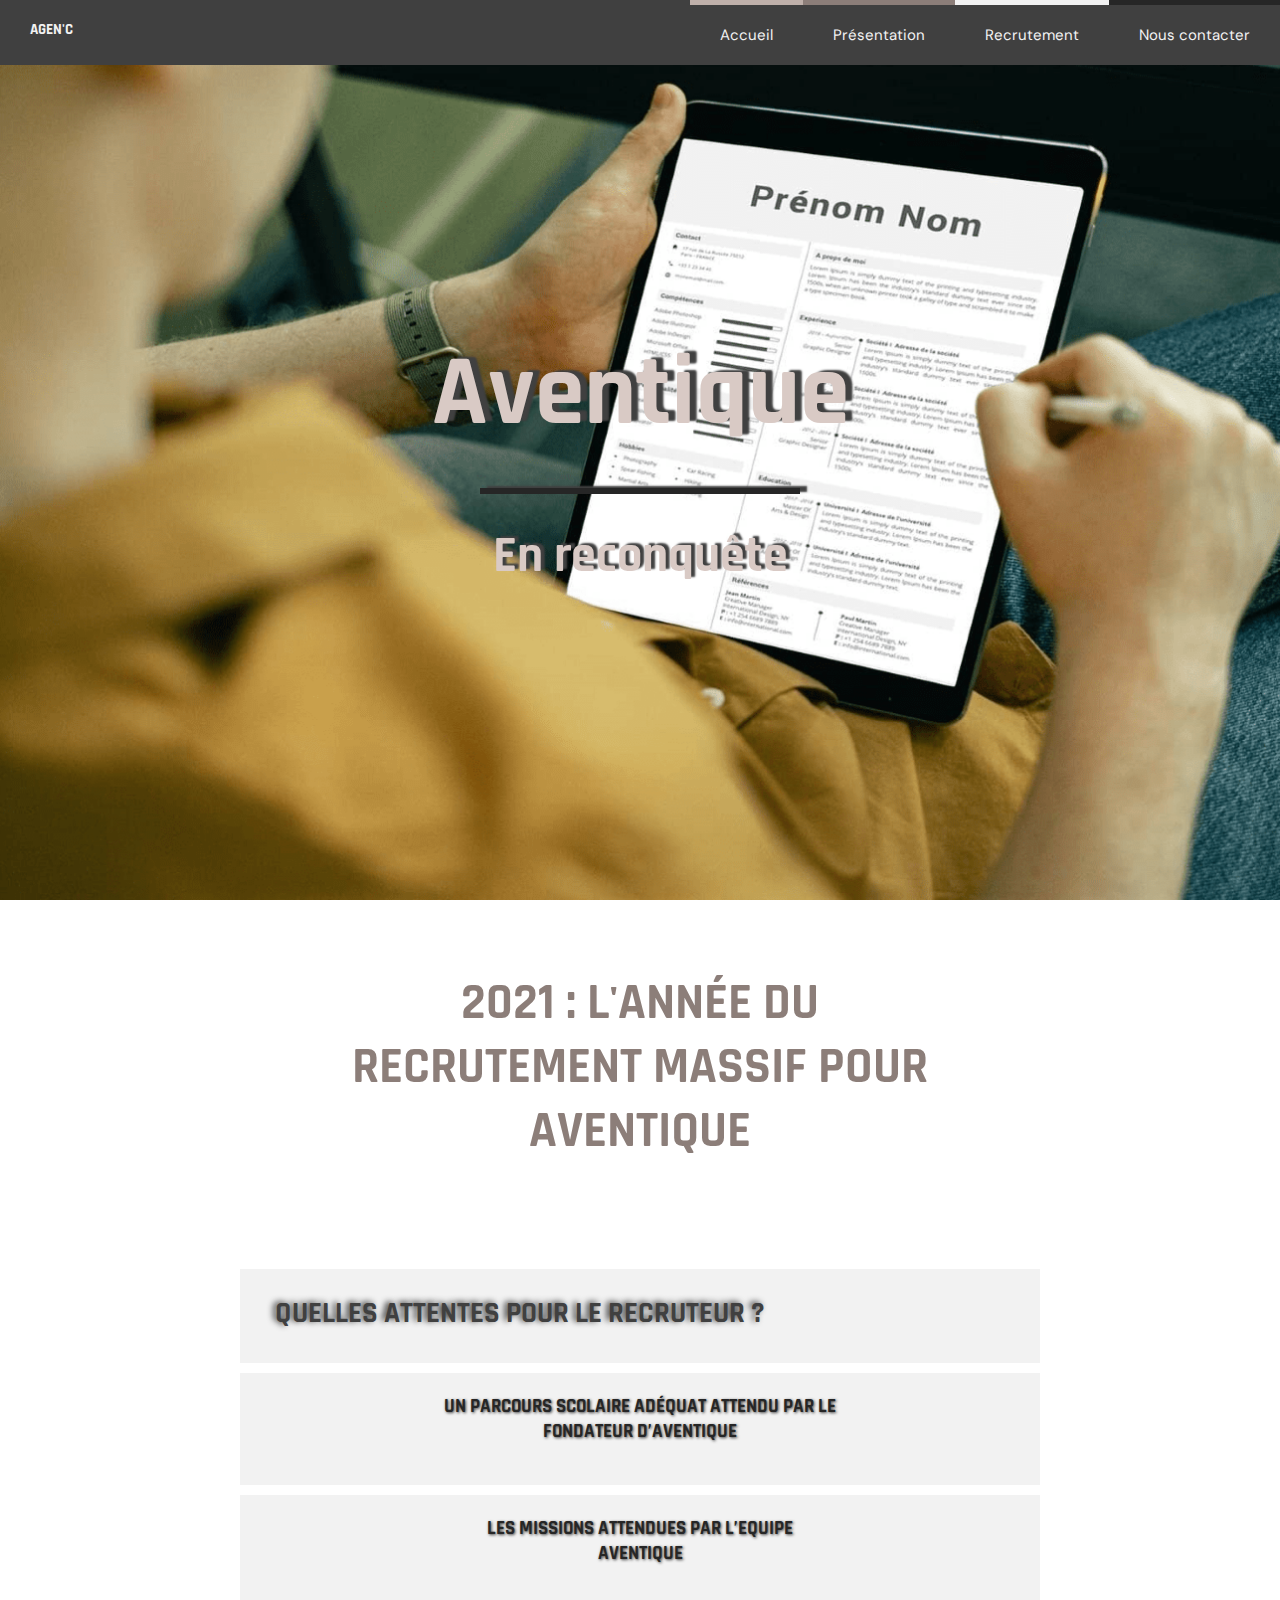
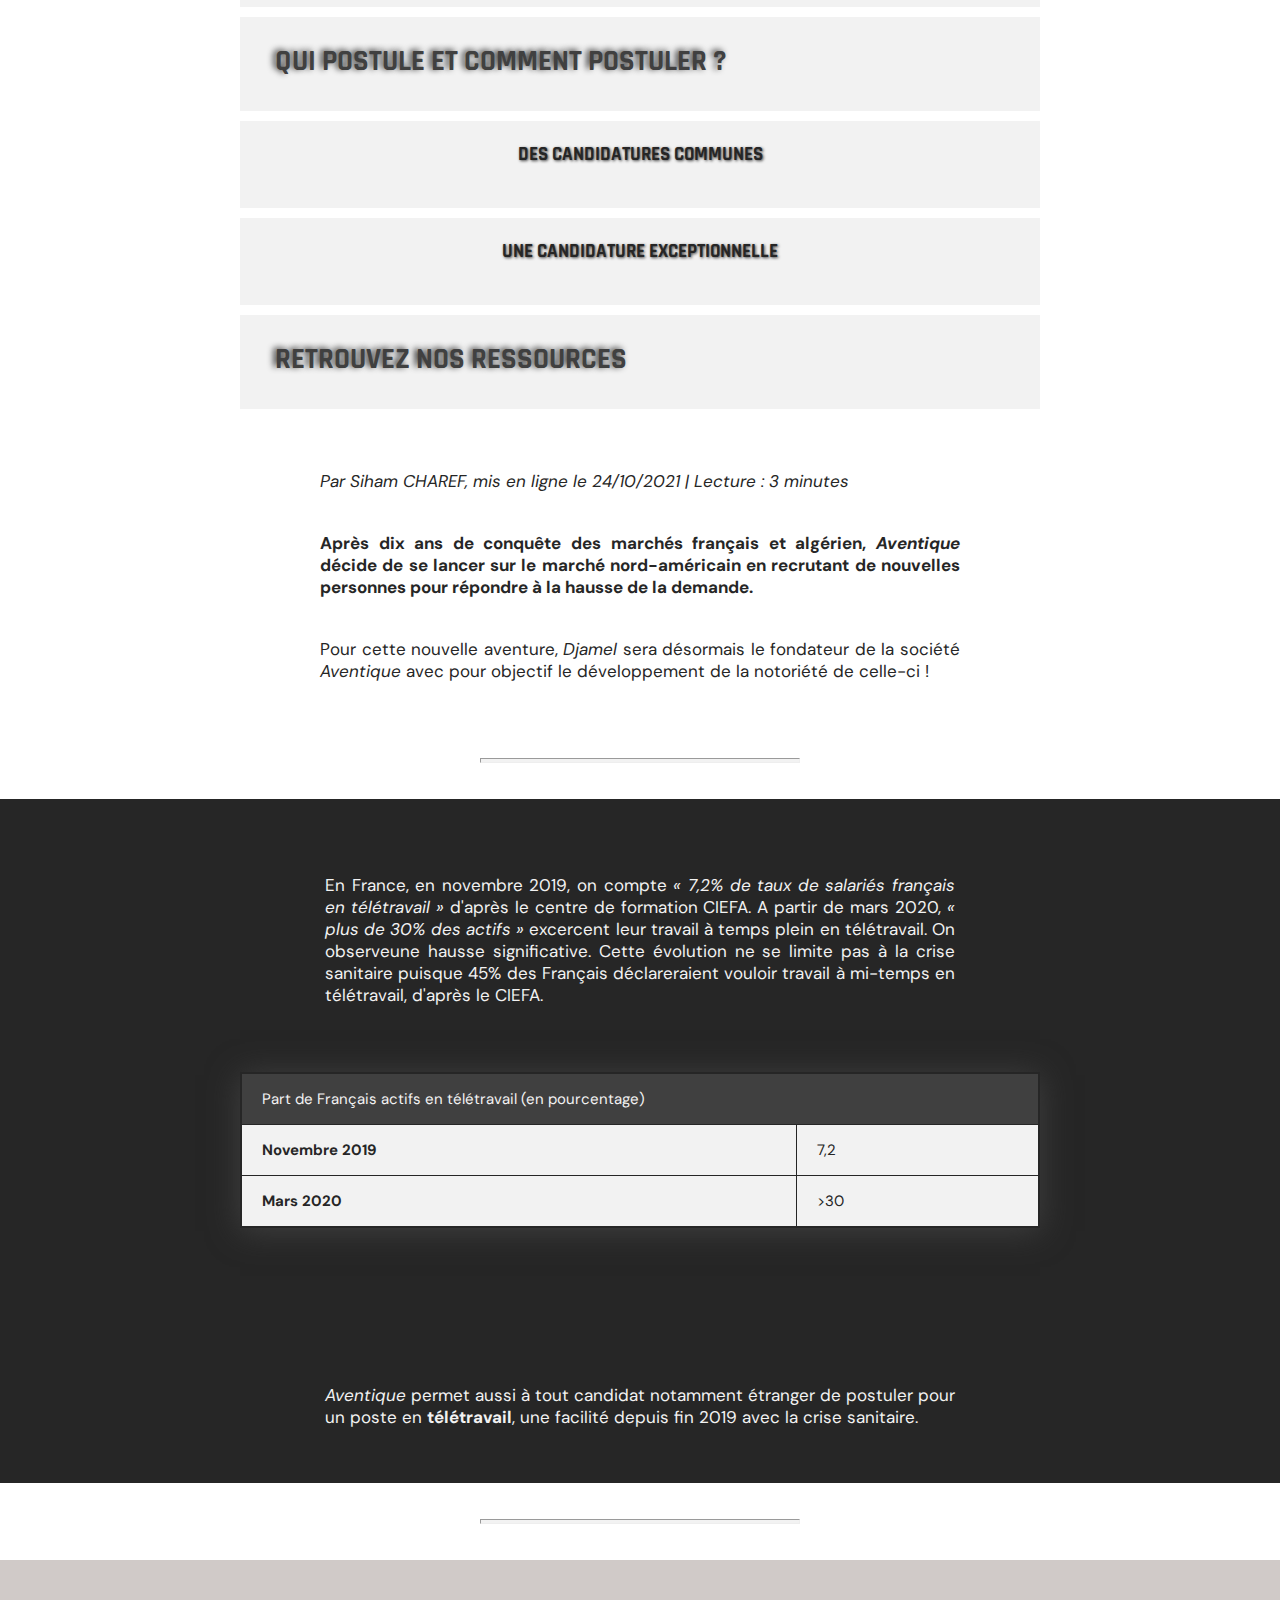
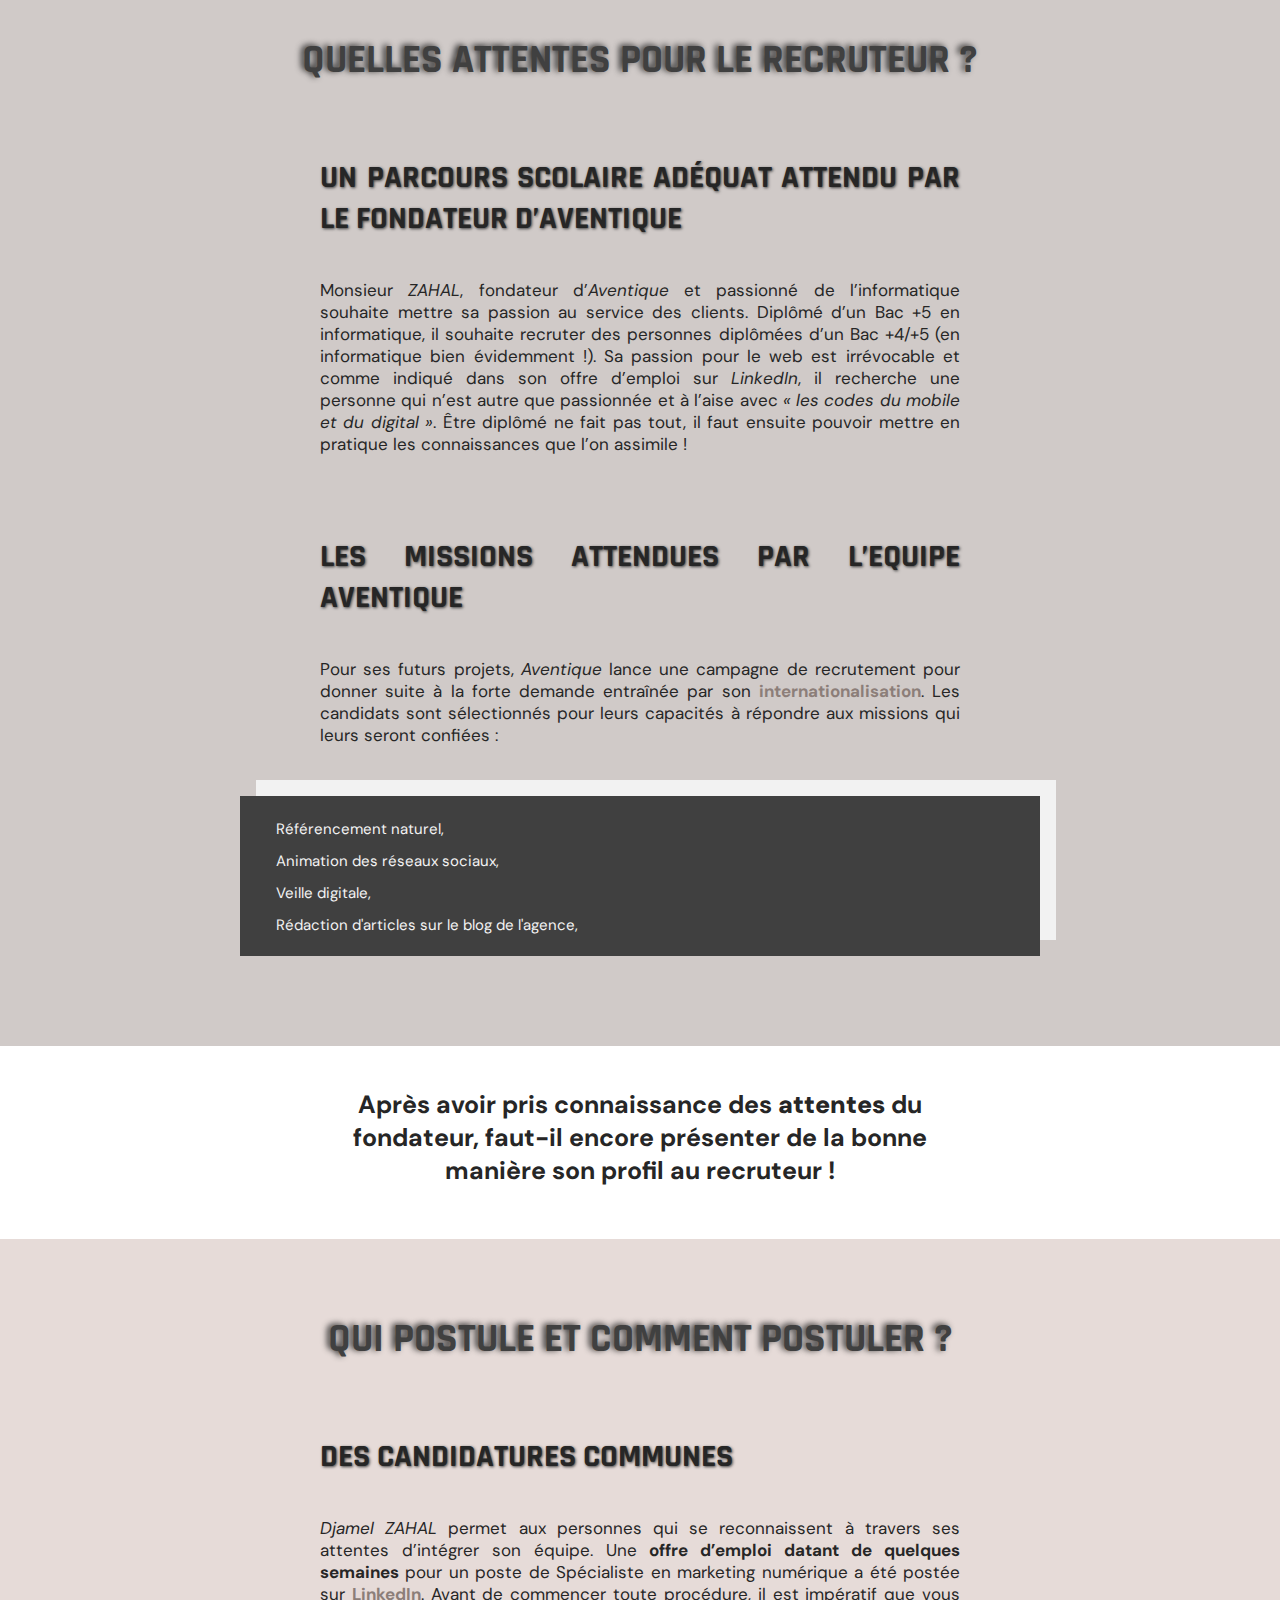
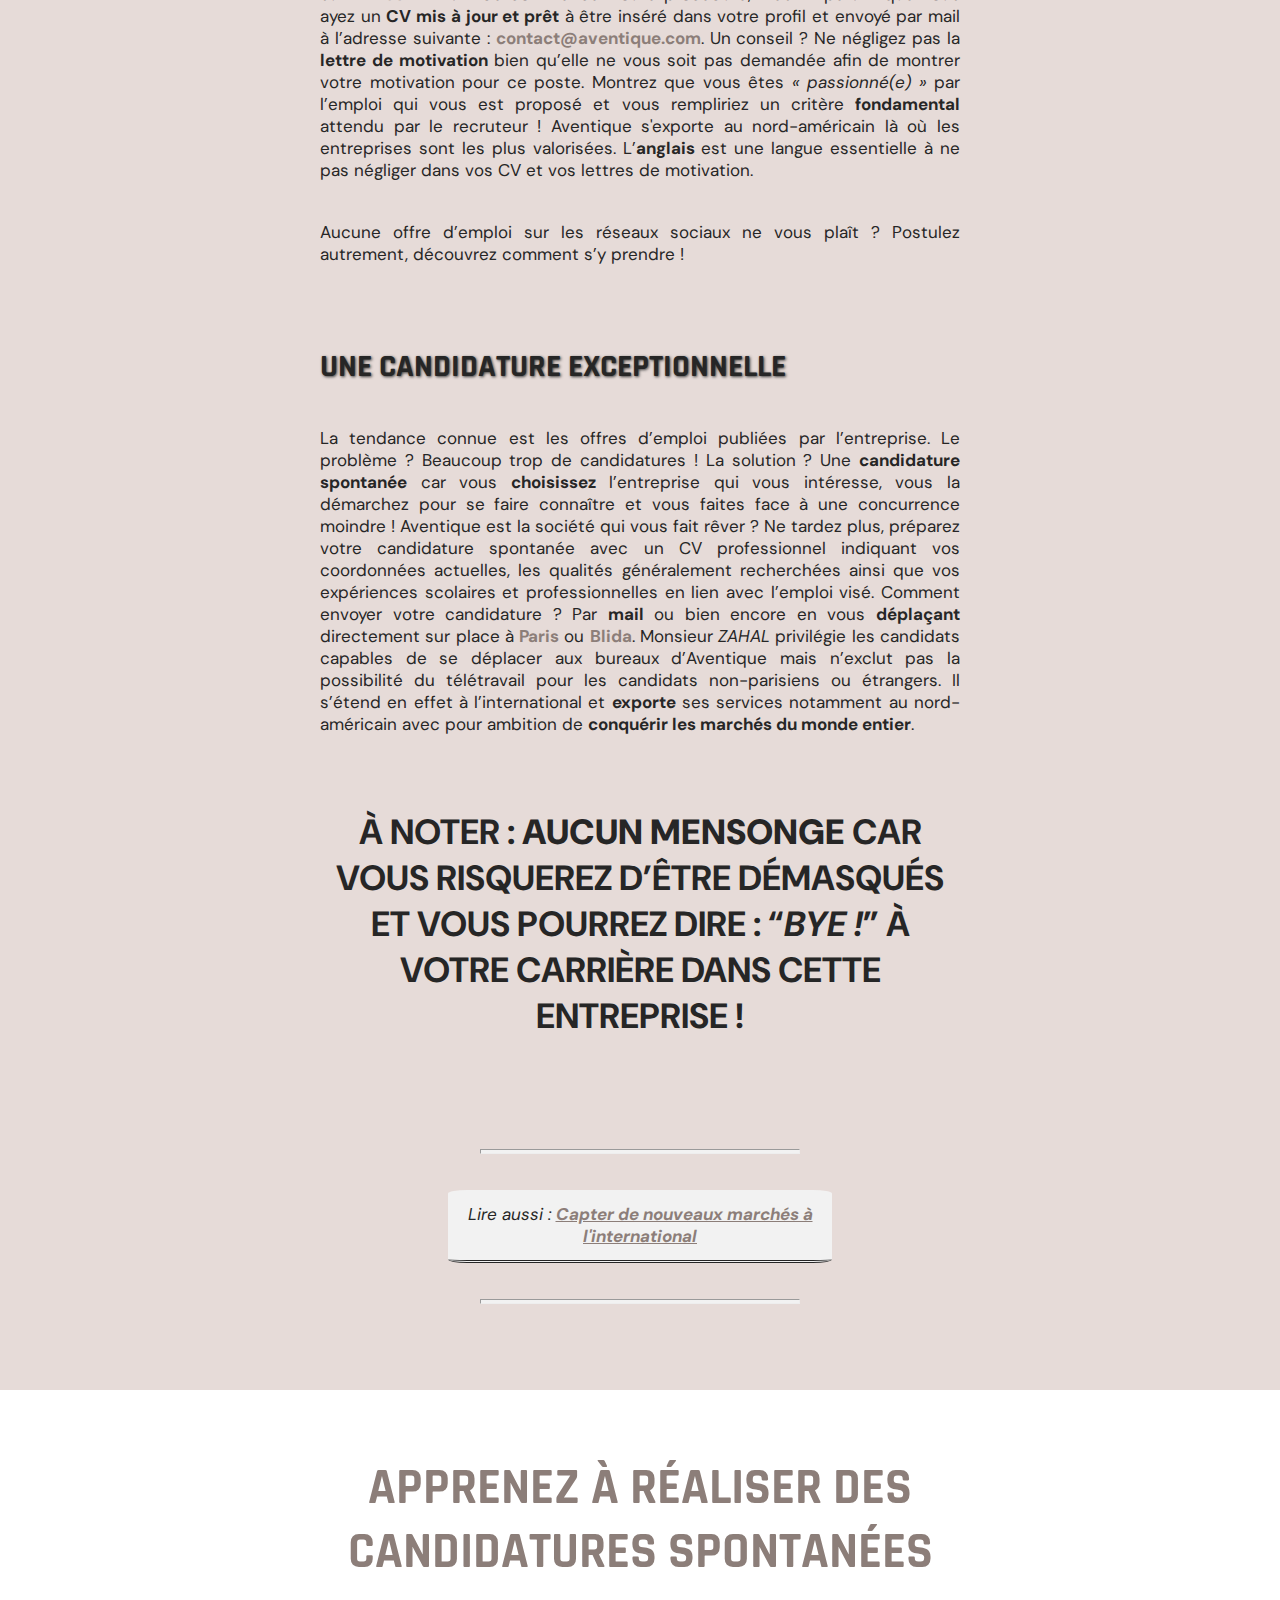
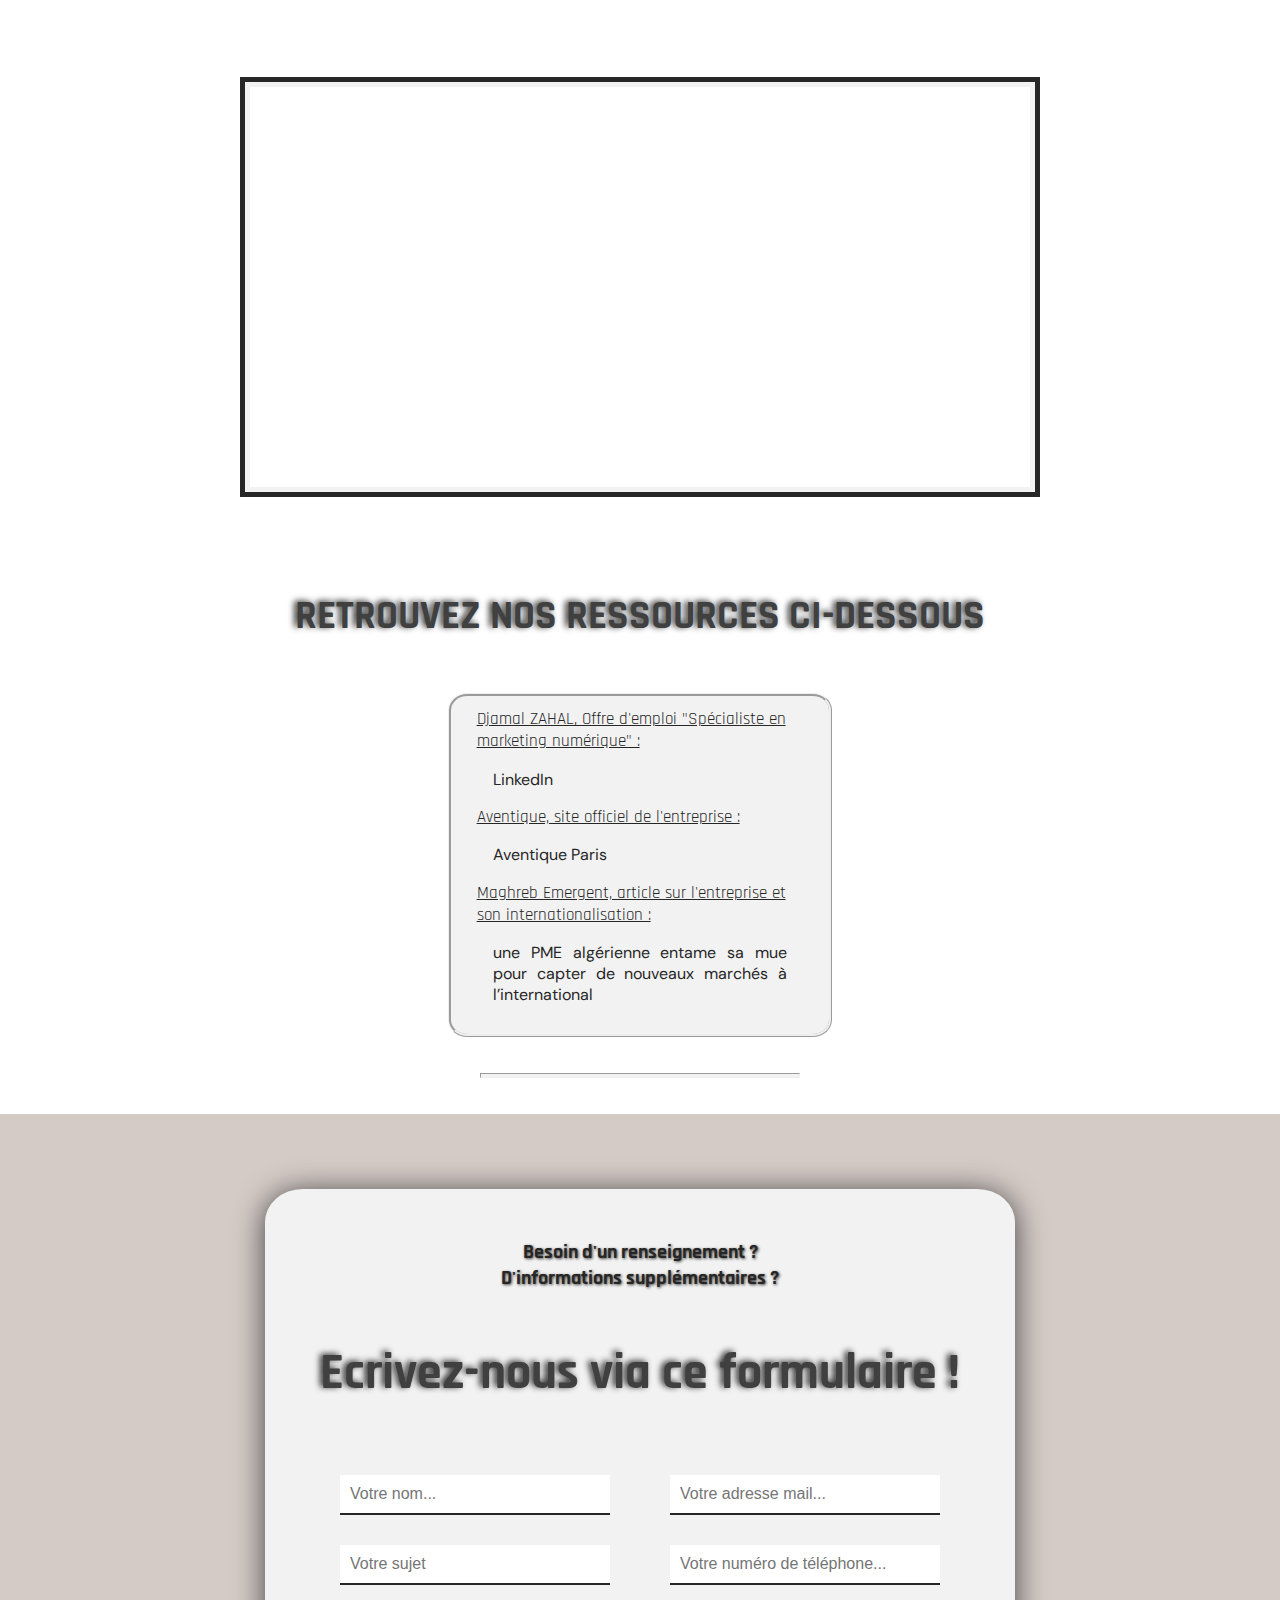
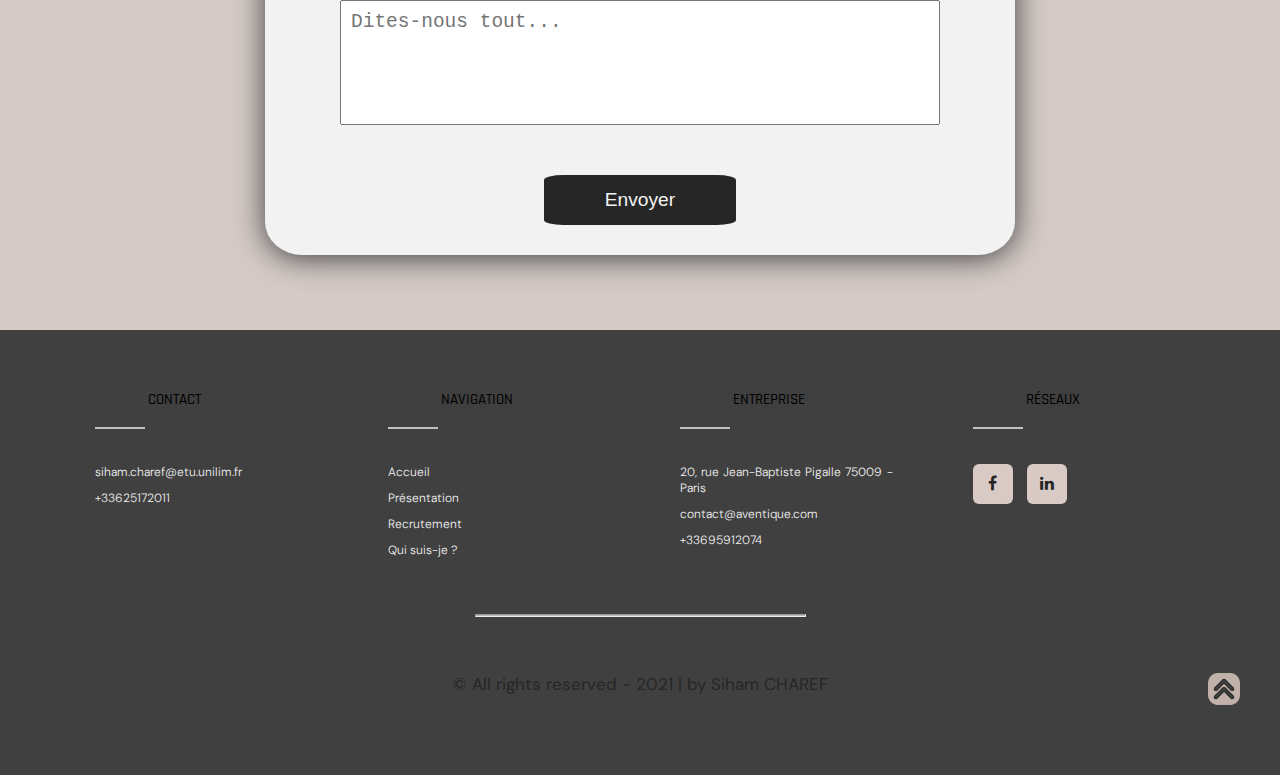
<file: Mini-Site-Aventique/conquete-et-recrutement.html>
<!DOCTYPE html>

<html lang="fr">
    <head>
        <meta charset="UTF-8" />
        <title>Un recrutement à ne pas rater chez Aventique !</title>
        <link rel="stylesheet" type="text/css" href="style.css">
        <link rel="stylesheet" href="https://cdnjs.cloudflare.com/ajax/libs/font-awesome/4.7.0/css/font-awesome.css">
        <link rel="icon" type="image/ico" href="favicon.ico">
    </head>

    <body>
        <!--En-tête de la page-->
        <header>
        <!--Menu de navigation du site-->
            <nav class="header">
                <ul>
                    <!--LOGO A METTRE-->
                    <li
                        id="logo"><a href="#">AGEN'C</a>
                    </li>
                    <li id="auteur">
                        <a href="#contactAuteur">Nous contacter</a>
                    </li>
                    <li id="article2">
                        <a href="conquete-et-recrutement.html" title="Article sur une actualité de l'entreprise">Recrutement</a>
                    </li>
                    <li id="article1">
                        <a href="aventique-et-affirmation.html" title="Article sur la présentation de l'entreprise">Présentation</a>
                    </li>
                    <li id="index">
                        <a href="index.html" title="Page d'accueil">Accueil</a>
                    </li>
                </ul>
        </nav>
            <a id="top"></a>
            <!--Nom du site-->
        <div>
            <h1 class="imageprincipale" id="troisiemepage">Aventique
                <div id="firstline"></div>
                <div id="titrepage">En reconquête</div> 
            </h1>
        </div>
        </header>
        <br />
        <!--Article-->
        <a id="Article2"></a>
        <h2>2021 : L'ANNÉE DU RECRUTEMENT MASSIF POUR AVENTIQUE</h2>
        <br />
        <div>
            <!--Sommaire-->
            <nav>
                <ol id="som">
                    <li class="sommaire">
                        <h3><a href="#Partie1" title="Les attentes du recruteur">QUELLES ATTENTES POUR LE RECRUTEUR ?</a></h3>
                    </li>
                    <li class="sommaire">
                        <h4><a href="#SousPartie1.1" title="Des études spécifiques">UN PARCOURS SCOLAIRE ADÉQUAT ATTENDU PAR LE FONDATEUR D’AVENTIQUE</a></h4>
                    </li>
                    <li class="sommaire">
                        <h4><a href="#SousPartie1.2" title="Des missions attendues">LES MISSIONS ATTENDUES PAR L’EQUIPE AVENTIQUE</a></h4>
                    </li>
                    <li class="sommaire">
                        <h3><a href="#Partie2" title="Le recrutement">QUI POSTULE ET COMMENT POSTULER ?</a></h3>
                    </li>
                    <li class="sommaire">
                        <h4><a href="#SousPartie2.1" title="Des candidatures standards via des offres d'emplois">DES CANDIDATURES COMMUNES</a></h4>
                    </li>
                    <li class="sommaire">
                        <h4><a href="#SousPartie2.2" title="Des candidatures spontannées qui font la différence">UNE CANDIDATURE EXCEPTIONNELLE</a></h4>
                    </li>
                    <li class="sommaire">
                        <h3><a href="#webographie" title="Ressources">RETROUVEZ NOS RESSOURCES</a></h3>
                    </li>
                </ol>
            </nav>
        </div>
        <br />
        <div>
            <p>
                <em>Par Siham CHAREF, mis en ligne le 24/10/2021 | Lecture : 3 minutes</em>
            </p>
            <p>
                <strong>Après dix ans de conquête des marchés français et algérien, <em>Aventique</em> décide de se lancer sur le marché nord-américain en recrutant de nouvelles personnes pour répondre à la hausse de la demande.</strong>
            </p>
            <p>Pour cette nouvelle aventure, <em>Djamel</em> sera désormais le fondateur de la société <em>Aventique</em> avec pour objectif le développement de la notoriété de celle-ci !</p>
        </div>
        <br />
        <hr />
        <br />
        <!--Aparté/statistique-->
        <aside class="aside">
            <p class="asidetext">En France, en novembre 2019, on compte <q> 7,2% de taux de salariés français en télétravail </q> d'après le centre de formation CIEFA. A partir de mars 2020, <q> plus de 30% des actifs </q> excercent leur travail à temps plein en télétravail. On observeune hausse significative. Cette évolution ne se limite pas à la crise sanitaire puisque 45% des Français déclareraient vouloir travail à mi-temps en télétravail, d'après le CIEFA.</p>
            <br />
            <!--Tableau-->
            <table>
                <thead>
                    <tr>
                        <td colspan="2">Part de Français actifs en télétravail (en pourcentage)</td>
                    </tr>
                </thead>
                <tr>
                    <th>Novembre 2019</th>
                    <td>7,2</td>
                </tr>
                <tr>
                    <th>Mars 2020</th>
                    <td>>30</td>
                </tr>
            </table>
            <br />
            <p class="asidetext"><em>Aventique</em> permet aussi à tout candidat notamment étranger de postuler pour un poste en <strong>télétravail</strong>, une facilité depuis fin 2019 avec la crise sanitaire.</p>
        </aside>
        <br />
        <hr />
        <br />
        <article class="un">
            <!--Première partie-->
            <a id="Partie1"></a>
            <h3>QUELLES ATTENTES POUR LE RECRUTEUR ?</h3>
            <br />
            <section>
                <!--Première sous-partie du grand 1-->
                <a id="SousPartie1.1"></a>
                <h4>UN PARCOURS SCOLAIRE ADÉQUAT ATTENDU PAR LE FONDATEUR D’AVENTIQUE</h4>
                <p> 
                    <span>Monsieur <em>ZAHAL</em>, fondateur d’<em>Aventique</em> et passionné de l’informatique souhaite mettre sa passion au service des clients. Diplômé d’un Bac +5 en informatique, il souhaite recruter des personnes diplômées d’un Bac +4/+5 (en informatique bien évidemment !). Sa passion pour le web est irrévocable et comme indiqué dans son offre d’emploi sur <em>LinkedIn</em>, il recherche une personne qui n’est autre que passionnée et à l’aise avec <q> les codes du mobile et du digital </q>. Être diplômé ne fait pas tout, il faut ensuite pouvoir mettre en pratique les connaissances que l’on assimile !</span>
                </p>
            </section>
            <br />
            <section>
                <!--Deuxième sous-partie du grand 1-->
                <a id="SousPartie1.2"></a>
                <h4>LES MISSIONS ATTENDUES PAR L’EQUIPE AVENTIQUE</h4>
                <p>
                    <span>
                        Pour ses futurs projets, <em>Aventique</em> lance une campagne de recrutement pour donner suite à la forte demande entraînée par son
                        <a href="https://maghrebemergent.net/web-une-pme-algerienne-entame-sa-mue-pour-capter-de-nouveaux-marches-a-linternational/" target="_blank" title="Source : Maghreb emergent">internationalisation</a>. Les candidats sont sélectionnés pour leurs capacités à répondre aux missions qui leurs seront confiées :
                    </span>
                </p>
                <ol>
                    <div class="listordostat">
                        <li>Référencement naturel,</li>
                        <li>Animation des réseaux sociaux,</li>
                        <li>Veille digitale,</li>
                        <li>Rédaction d'articles sur le blog de l'agence,</li><br />
                    </div>
                <ol>
            </section>
        </article>
        <br />
        <br />
        <div class="transition">
            <p>Après avoir pris connaissance des <strong>attentes</strong> du fondateur, faut-il encore présenter de la bonne manière son profil au recruteur !</p>
        </div>
        <br />
        <br />
        <article class="deux">
            <!--Seconde partie-->
            <a id="Partie2"></a>
            <h3>QUI POSTULE ET COMMENT POSTULER ?</h3>
            <br />
            <section>
                <!--Première sous-partie du grand 2-->
                <a id="SousPartie2.1"></a>
                <h4>DES CANDIDATURES COMMUNES</h4>
                <p>
                    <span>
                        <em>Djamel ZAHAL</em> permet aux personnes qui se reconnaissent à travers ses attentes d’intégrer son équipe. Une <strong>offre d’emploi datant de quelques semaines</strong> pour un poste de Spécialiste en marketing numérique a été postée sur <a href="https://www.linkedin.com/jobs/view/sp%C3%A9cialiste-en-marketing-num%C3%A9rique-at-aventique-ex-dzmob-2700861046/?originalSubdomain=fr" target="_blank" title="Offre d'emploi Aventique sur Linkedin">LinkedIn</a>. Avant de commencer toute procédure, il est impératif que vous ayez un <strong>CV mis à jour et prêt</strong> à être inséré dans votre profil et envoyé par mail à l’adresse suivante : <a href="mailto:contact@aventique.com" target="_blank" title="Adresse mail de l'entreprise Aventique">contact@aventique.com</a>.
                        Un conseil ? Ne négligez pas la <strong>lettre de motivation</strong> bien qu’elle ne vous soit pas demandée afin de montrer votre motivation pour ce poste. Montrez que vous êtes <q> passionné(e) </q> par l’emploi qui vous est proposé et vous rempliriez un critère <strong>fondamental</strong> attendu par le recruteur ! Aventique s'exporte au nord-américain là où les entreprises sont les plus valorisées. L’<strong>anglais</strong> est une langue essentielle à ne pas négliger dans vos CV et vos lettres de motivation.
                    </span>
                </p>
                <p>Aucune offre d’emploi sur les réseaux sociaux ne vous plaît ? Postulez autrement, découvrez comment s’y prendre !</p>
            </section>
            <br />
            <section>
                <!--Deuxième sous-partie du grand 2-->
                <a id="SousPartie2.2"></a>
                <h4>UNE CANDIDATURE EXCEPTIONNELLE</h4>
                <p>
                    <span>
                        La tendance connue est les offres d’emploi publiées par l’entreprise. Le problème ? Beaucoup trop de candidatures ! La solution ? Une <strong>candidature spontanée</strong> car vous <strong>choisissez</strong> l’entreprise qui vous intéresse, vous la démarchez pour se faire connaître et vous faites face à une concurrence moindre ! Aventique est la société qui vous fait rêver ? Ne tardez plus, préparez votre candidature spontanée avec un CV professionnel indiquant vos coordonnées actuelles, les qualités généralement recherchées ainsi que vos expériences scolaires et professionnelles en lien avec l’emploi visé. Comment envoyer votre candidature ? Par <strong>mail</strong> ou bien encore en vous <strong>déplaçant</strong> directement sur place à
                        <a href="https://www.google.fr/maps/place/Aventique+-+Agence+de+d%C3%A9veloppement+mobile+et+web/@48.8789714,2.3311966,17z/data=!3m1!4b1!4m5!3m4!1s0x47e66e485e6406f1:0x8c0103cfb840d918!8m2!3d48.8789953!4d2.3333137" target="_blank" title="Google Map Localisation Agence à Paris">Paris</a>
                        ou
                        <a href="https://www.google.fr/maps/place/Aventique+-+Agence+de+d%C3%A9veloppement+mobile+et+web/@36.4880119,2.8150052,17z/data=!3m1!4b1!4m5!3m4!1s0x128f0c806f15d64d:0xe58a655fc5aee798!8m2!3d36.4880076!4d2.8171992" target="_blank" title="Google Map Localisation Agence à Blida">Blida</a>. Monsieur <em>ZAHAL</em> privilégie les candidats capables de se déplacer aux bureaux d’Aventique mais n’exclut pas la possibilité du télétravail pour les candidats non-parisiens ou étrangers. Il s’étend en effet à l’international et <strong>exporte</strong> ses services notamment au nord-américain avec pour ambition de <strong>conquérir les marchés du monde entier</strong>.
                    </span>
                </p>
                <p id="finish">À noter : <strong>Aucun mensonge</strong> car vous risquerez d’être démasqués et vous pourrez dire : “<em>Bye !</em>” à votre carrière dans cette entreprise !</p>
                <br />
                <hr />
                <br />
                <!--Aparté/pour aller plus loin-->
                <aside>
                    <p class="plusloin">Lire aussi : <a href="https://maghrebemergent.net/web-une-pme-algerienne-entame-sa-mue-pour-capter-de-nouveaux-marches-a-linternational/" target="_blank" title="Un article pour aller plus loin">Capter de nouveaux marchés à l'international</a></p>
                </aside>
                <br />
                <hr />
                <br />
            </section>
        </article>
        <br />
        <div id="cont">
            <h2>Apprenez à réaliser des candidatures spontanées</h2>
        <div class="videoaventique">
            <div class="videocontenu">
                <iframe 
                    src="https://www.youtube-nocookie.com/embed/M9axiGwCCzk" title="YouTube video player" frameborder="0" allow="accelerometer; autoplay; clipboard-write; encrypted-media; gyroscope; picture-in-picture" allowfullscreen>
                </iframe>
            </div>
        </div>
        </div>
        <br />
        <section>
            <!--Ressources/Webographie-->
            <a id="webographie"></a>
            <h3>RETROUVEZ NOS RESSOURCES CI-DESSOUS</h3>
            <br />
            <div class="ressource">
            <p class="ressource">Djamal ZAHAL, Offre d'emploi "Spécialiste en marketing numérique" :</p>
            <ul>
                <li><a href="https://www.linkedin.com/jobs/view/sp%C3%A9cialiste-en-marketing-num%C3%A9rique-at-aventique-ex-dzmob-2700861046/?originalSubdomain=fr" target="_blank" title="LinkedIn">LinkedIn</a><br /></li>
            </ul>
            <p class="ressource">Aventique, site officiel de l'entreprise :</p>
            <ul>
                <li><a href="https://aventique.paris/" target="_blank" title="Site Officiel d'Aventique">Aventique Paris</a><br /></li>
            </ul>
            <p class="ressource">Maghreb Emergent, article sur l'entreprise et son internationalisation :</p>
            <ul>
                <li>
                    <a href="https://maghrebemergent.net/web-une-pme-algerienne-entame-sa-mue-pour-capter-de-nouveaux-marches-a-linternational/" target="_blank" title="Maghreb Emergent">une PME algérienne entame sa mue pour capter de nouveaux marchés à l’international</a>
                </li>
            </ul>
            </div>
        </section>
        <br />
        <hr>
        <br />
        <!--Formulaire de contact-->
        <section id="formulaire">
            <div class="container">
                <div class="title">
                    <h4>Besoin d'un renseignement ? D'informations supplémentaires ?</h4>
                    <h3>Ecrivez-nous via ce formulaire !</h3>
                </div>
                <form>
                    <input type="text" name="name" placeholder="Votre nom..." required="">
                    <input type="email" name="email" placeholder="Votre adresse mail..." required="">
                    <input type="text" name="subject" placeholder="Votre sujet" required="">
                    <input type="text" name="number" placeholder="Votre numéro de téléphone..." required="">
                    <textarea name="message" placeholder="Dites-nous tout..."></textarea>
                    <button type="submit">Envoyer</button>
                </form>
            </div>
        </section>
        <!--Pied de page-->
        <footer class="footer">
            <!--Contact de l'auteur du site-->
            <div class="contenu">
                <div class="ligne">
                    <div class="col">
                        <a id="contactAuteur"></a>
                        <h4>Contact</h4>
                        <ul>
                            <li><a href="mailto:siham.charef@etu.unilim.fr" title="Adresse mail de l'auteur de la page">siham.charef@etu.unilim.fr</a></li>
                            <li><a href="tel:+33625172011" title="Numéro de téléphone de l'auteur de la page">+33625172011</a></li>
                        </ul>
                    </div>
                    <div class="col">
                        <!--Menu de navigation-->
                        <h4>Navigation</h4>
                        <ul>
                            <li><a href="index.html" title="Page d'accueil">Accueil</a></li>
                            <li><a href="aventique-et-affirmation.html" title="Article sur la présentation de l'entreprise">Présentation</a></li>
                            <li><a href="#Article2">Recrutement</a></li>
                            <li><a href="index.html#Accueil" title="Présentation brève de l'auteur">Qui suis-je ?</a></li>
                        </ul>
                    </div>
                    <!--Coordonnées Aventique-->
                    <div class="col">
                        <a id="contact"></a>
                        <h4>Entreprise</h4>
                        <ul>
                            <li><a href="https://www.google.fr/maps/place/20+Rue+Jean-Baptiste+Pigalle,+75009+Paris/@48.8789983,2.3246525,15z/data=!3m1!4b1!4m5!3m4!1s0x47e66e485f268df3:0xc64075adaf32657d!8m2!3d48.8789986!4d2.3333858" title="Adresse de l'entreprise (Paris)">20, rue Jean-Baptiste Pigalle 75009 - Paris</a></li>
                            <li><a href="mailto:contact@aventique.com" title="Adresse mail de l'entreprise Aventique">contact@aventique.com</a></li>
                            <li><a href="tel:+33695912074" title="Numéro de téléphone de l'entreprise Aventique">+33695912074</a></li>
                        </ul>
                    </div>
                    <div class="col">
                        <h4>Réseaux</h4>
                        <div class="reseaux">
                            <a href="https://www.facebook.com/aventique.dev/" target="_blank" title="Compte Facebook officiel d'Aventique"><i class="fa fa-facebook"></i></a>
                            <a href="https://www.linkedin.com/company/aventique/?originalSubdomain=fr" target="_blank" title="Compte LinkedIn de l'entreprise Aventique"><i class="fa fa-linkedin"></i></a>
                    </div>
                    </div>
                </div>
            </div>
            <br/>
            <hr class="f">
            <br/>
            <!--Retour en haut de page-->
            <div id="retour">
                <a href="#top">
                    <img src="media/fleche.png" alt="Aller en haut de page">
                </a>
            </div>
            <div id="droit">
                <p>&copy; All rights reserved - 2021 | by Siham CHAREF</p>
            </div>
        </footer>
    </body>
</html>
</file>
<file: Mini-Site-Aventique/style.css>
@import url(https://fonts.googleapis.com/css2?family=DM+Sans&family=Rajdhani:wght@300;500&display=swap);
@import url(https://fonts.googleapis.com/css2?family=Rajdhani:wght@300;500&display=swap);

* {
    margin: 0;
    padding: 0;
    box-sizing: border-box;
}

body {
    font-family: 'DM Sans', sans-serif;
    padding: 0;
    margin: 0;
    color: #262626;
    text-align: justify;
    margin-bottom: 0;
}

/* -----HEADER----- */

ul {
    margin: 0;
    padding: 0;
}

li {
    list-style-type: none;
}

a {
    text-decoration: none;
    color: #262626;
}

a:hover {
    color: #BFB0AA;
}

a:active{
    color: #404040;
}

p a:visited{
    color: #404040ab;
}

p a:active{
    text-transform: uppercase;
}

/* -----NAVIGATION----- */

.header {
    overflow: hidden;
    background-color: #404040;
    position: fixed;
    width: 100%;
}

#auteur {
    border-top: 5px solid #262626;
}

#auteur:hover{
    border-top: 5px solid #262626;
    background-color: #262626AB;
}

#auteur:active a{
    color: #404040;
}

#article2 {
    border-top: 5px solid #F2F2F2;
}

#article2:hover{
    border-top: 5px solid #f2f2f2;
    background-color: #F2F2F2ab;
}

#article2:active a{
    color: #8C7E79;
}

#article1 {
    border-top: 5px solid #8C7E79;
}

#article1:hover{
    border-top: 5px solid #8C7E79;
    background-color: #8C7E79AB;
}

#article1:active a{
    color: #BFB0AA;
}

#index {
    border-top: 5px solid #BFB0AA;
}

#index:hover{
    border-top: 5px solid #BFB0AA;
    background-color: #BFB0AAAB;
}

#index:active a{
    color: #262626;
}

.header li:hover a {
    padding: 20px 30px 20px 30px;
}

/* -----NAVIGATION ENTRE LES PAGES INTERNES----- */

.header li {
    float: right;
    font-size: 100%;
}

.header li a {
    text-align: center;
    text-decoration: none;
    display: block;
    padding: 20px 30px;
    color: #F2F2F2;
    font-size: 15px;
}

/* -----LOGO A AJOUTER----- */

#logo {
    font-family: 'Rajdhani', sans-serif;
    font-weight: bold;
    float: left;
}

/* ----IMAGE PRINCIPALE A INTEGRER--- */

.imageprincipale{
    padding-top: 12.5px;
    background: url(media/pexels-lukas-574080.png) no-repeat fixed 50% 50%;
    background-size: cover;
    height: 905px;
}

#deuxiemepage{
    padding-top: 12.5px;
    background: url(media/principalepage21.png) no-repeat fixed 50% 50%;
    background-size: cover;
    height: 905px;
}

#troisiemepage{
    padding-top: 12.5px;
    background: url(media/articlerecrutement.png) no-repeat fixed 50% 50%;
    background-size: cover;
    height: 905px;
}

/* -----TITRE DE LA PAGE----- */

.begin {
    font-size: 15px;
    text-align: center;
    padding: 35px 25% 15px 25%;
}

h1 {
    display: flex;
    font-family: 'Rajdhani', sans-serif;
    text-align: center;
    color: #D9CAC5;
    font-size: 100px;
    text-shadow: 7px -2px 2px #404040;
    flex-direction: column;
    flex-wrap: wrap;
    align-content: stretch;
    justify-content: center;
    align-items: stretch;
}

#firstline {
    height: 0.063em;
    width: 25%;
    margin: 30px auto;
    background-color: #262626;
    box-shadow: 7px -2px 2px #404040;
}

#titrepage {
    text-align: center;
    color: #D9CAC5;
    font-size: 0.5em;
    text-shadow: 4px -2px 2px #404040;
}

/* -----LES TITRES ET SOUS-TITRES----- */

h2 {
    font-family: 'Rajdhani', sans-serif;
    text-align: center;
    color: #8C7E79;
    padding: 45px 25% 45px 25%;
    font-size: 50px;
    text-transform: uppercase;
}

h3 {
    font-family: 'Rajdhani', sans-serif;
    text-align: center;
    color: #404040;
    padding-top: 10px;
    font-size: 40px;
    margin-top: 15px;
    margin-bottom: 30px;
    text-shadow: -3px -1px 6px #262626;
}

h4 { 
    font-family: 'Rajdhani', sans-serif;
    color: #262626;
    padding-top: 7px;
    font-size: 2em;
    margin-top: 10px;
    margin-bottom: 30px;
    text-shadow: 1px 1px 3px #404040;
    padding: 10px 25%;
}

/* -----CONTENU----- */

/*-----ARTICLES-----*/

.illustration img {
 float: right;
}

.illustration {
    padding: 0 20% 74px 35%;
}

.illustration img:hover {
    opacity: 0.5;
    transition: 0.7s ease-in-out;
    transform: scale(1.05);
}

.un {
    background-color: #8c7e7969;
}

.deux {
    background-color: #D9CAC5ab;
}

.un, .deux {
    padding: 50px 0;
}

.transition p {
    font-size: 25px;
    font-weight: bold;
    text-align: center;
    margin-bottom: 0;
}

/* -----RESSOURCES----- */

div.ressource {
    background: #F2F2F2;
    border-radius: 5%;
    border-style: ridge;
    margin: 0% 35%;
    padding: 1% 2%;
    display: block;
}

p.ressource {
    font-family: 'Rajdhani', sans-serif;
    color: #262626;
    text-decoration: underline;
    text-align: left;
    padding: 0;
    margin: 0;
}

.ressource ul{
    padding: 5%;
}

/* -----"LIRE.AUSSI"----- */

.plusloin {
    text-align: center;
    font-style: italic; 
    border-radius: 5%;
    background-color: #F2F2F2;
    border-bottom-style: double;
    padding: 1%;
    margin: 0% 35%;
}

.plusloin a {
    text-decoration: underline;
}

/* -----CITATIONS.LONGUES----- */

q {
    font-style: italic;
}

blockquote {
    text-align: center;
    font-style: italic;
    color: #404040;
    padding: 1%;
    margin: 3% 25%;
    background: #F2F2F2;
    border-style: ridge;
    border-radius: 5%;
    font-weight: bolder;
}

/* -----ASIDE----- */

.aside {
    background-color: #262626;
    text-align: center justify;
    padding: 10px 0 10px 0;
}

.asidetext {
   padding: 60px 25% 40px 25%; 
   color: #F2F2F2;
   margin: 5px;
}


p a {
    color: #8C7E79;
    font-weight: bolder;
}


p, .introarticle a {
    text-align: justify;
    padding: 0px 25% 10px 25%;
    font-size: 17px;
    margin-bottom: 30px;
}

/*-----PRESENTATION PAGE INDEX-----*/

#quisuisje {
    display: flex;
    flex-wrap: wrap;
    justify-content: space-between;
    padding: 30px 15%;
}

.imagepresentation h3 {
    font-size: 1.8em;
    margin: 40px;
    font-weight: 300;
}

.imagepresentation img {
    border-radius: 15%;
    box-shadow: 0 3px 30px #404040;
    box-sizing: border-box;
}

.imagepresentation img:hover {
    opacity: 0.5;
    transition: 0.7s ease-in-out;
    transform: scale(1.05);
}

#formation {
    padding: 132px;
}

.banner {
    position: relative;
    width: 90%;
    margin: 0 auto;
}

.banner img {
    width: 100%;
    margin-top: 18px;
}

.text {
    color: #262626;
    position: absolute;
    top: 50%;
    width: 100%;
    text-align: center;
    font-size: 1.5em;
    padding: 17px 15px;
    background-color: #f2f2f2ab;
    border-radius: 25%
}

p .text {
    margin: 2px;
}


/* -----IMAGE POUR LES INTRODUCTIONS DES DEUX ARTICLES A AJOUTER----- */

.imageintroarticle {
    width: 400px;
    height: 200px;
    background-color: #D9CAC5;
    border-radius: 5%;
    margin: 40px auto;
}

.introarticle h3 {
    font-family: 'Rajdhani', sans-serif;
    text-align: center;
    font-size: 2.5em;
    margin: 10px;
    font-weight: bold;
    padding: 15px 25% 15px 25%;
}

.introarticle p a {
    text-align: center;
    padding: 25px 10%;
    position: relative;
}

hr {
    height: 5px;
    width: 25%;
    margin: 15px auto;
    background-color: #F2F2F2;
}

/* -----LISTE ET TABLEAU----- */

/* -----LISTE NUMEROTEE SOMMAIRE----- */

h3 a {
    color: #404040;
}

.sommaire {
    font-family: 'Rajdhani', sans-serif;
    color: #F2F2F2;
}

ol {
	list-style: none;
    width: 800px;
    margin: 40px auto;
}

li.sommaire h4 {
    font-size: 100%;
    text-align: center;
}

li.sommaire h3 {
    font-size: 150%;
    text-align: left;
    padding-left: 1em;
}

.sommaire {
	font-size: 1.2em;
	background: #F2F2F2;
	margin: 10px 0;
	padding: 1px 6px;
	cursor: pointer;
	transition: all .4s;
	z-index: 5;
}

.sommaire::before {
	content: '';
	position: absolute;
	top: 0;
	left: 0;
	height: 100%;
	width: 5px;
    
	transition: all .4s;
	z-index: -1;
}

.sommaire:hover::before {
	width: 100%;
}

.sommaire:nth-child(1)::before {
	background: #D9CAC5;
}

.sommaire:nth-child(2)::before {
	background: #D9CAC5ab;
}

.sommaire:nth-child(3)::before {
	background: #D9CAC5ab;
}

.sommaire:nth-child(4)::before {
	background: #BFB0AA;
}

.sommaire:nth-child(5)::before {
	background: #BFB0AAAB;
}

.sommaire:nth-child(6)::before {
	background: #BFB0AAAB;
}

.sommaire:nth-child(7)::before {
	background: #8C7E79;
}

.sommaire:nth-child(8)::before {
	background: #8C7E79AB;
}

.sommaire:nth-child(9)::before {
	background: #8C7E79AB;
}

.sommaire:nth-child(10)::before {
	background: #26262652;
}

.sommaire:hover {
	transform: translateX(20px)
}

.sommaire a:hover {
    color: #F2F2F2;
}

.sommaire a:active {
    color: #404040;
}

/* -----TABLEAUX STATISTIQUES----- */

table {
    border-collapse: collapse;
    min-width: 400px;
    width: 800px;
    box-shadow: 0 3px 30px #404040;
    cursor: pointer;
    margin: 0px auto;
    margin-bottom: 70px;
    border: 2px solid #262626;
    background-color: #F2F2F2;
}

thead tr { 
    background-color: #404040 ;
    color: #F2F2F2;
    text-align: left;
}

th, td {
    padding: 15px 20px;
    text-align: left;
    font-size: 15px;
}


tr, td, th {
    border: 1px solid #262626;
}

thead tr:nth-child(even) {
    background-color: #BFB0AA;
}

/*-----INTRODUCTION PAGE INDEX-----*/

#introduction {
    height: 1100px;
    background-color: #404040;
    padding: 0 20%;
}

#introduction h3 {
    color: #262626;
    margin: -1px;
    text-transform: uppercase;
}

#introaffirmation {
    background: url(media/introaffirmation.png) no-repeat;
}

#introrecrutement {
    background: url(media/logoaventique.png) no-repeat;
}

#introduction li {
    margin: 64px 100px 0 100px;
    height: 333px;
    width: 500px;
    max-width: 500px;
    float: left;
    box-shadow: 6px 6px 28px -1px #F2F2F2ab;
}

#introduction p a {
    height: 50px;
    width: 230px;
    background-color: #D9CAC5;
    float: right;
    margin: 190px -323px 0 0;
    font-size: 25px;
    text-align: center;
    padding-top: 10px;
    box-shadow: 6px 6px 28px -1px #bfb0aaab;
    text-transform: uppercase;
}

#introduction #introrecrutement {
    float: right;
}

#introduction #introaffirmation {
    float: left;
}

#introaffirmation p a {
    float: right;

}

#introrecrutement p a {
    float: left;
    background-color: #262626;
    margin-left: -334px;
    box-shadow: -6px 6px 28px -1px #bfb0aaab;
    color: #D9CAC5;
}

/* -----LISTE----- */

.listordostat {
    color: #F2F2F2;
    height: 10em;
    width: 800px;
    margin: 40px auto;
    padding: 17px 30px;
    background-color: #404040;
    box-shadow: 1em -1em 0em 0em #f2f2f2;
}

.listordostat li {
    font-size: 15px;
    padding: 6px;
}

/* -----FINISH----- */

p#finish {
    text-transform: uppercase;
    font-size: 35px;
    text-align: center;
    font-weight: bolder;
    margin-top: 5%;
    margin-bottom: 5%;
}

/*-----FORMULAIRE-----*/

section#formulaire {
    background-color: #BFB0AAAB;
    padding: 25px 15px;
}

section#formulaire .container {
    max-width: 750px;
    margin: 50px auto;
    display: flex;
    flex-direction: column;
    justify-content: space-between;
    align-items: center;
    background-color: #F2F2F2;
    padding: 30px 1px;
    box-sizing: border-box;
    border-radius: 5%;
    box-shadow: 0 3px 30px #404040;
}

section#formulaire .container .title {
    text-align: center;
    color: #404040;
    margin-bottom: 25px;
}

section#formulaire .container .title h4 {
    font-size: 20px;
}

section#formulaire .container .title h3 {
    font-size: 50px;
}

section#formulaire .container form {
    display: flex;
    flex-wrap: wrap;
    justify-content: space-between;
    max-width: 600px;   
}

section#formulaire .container form input {
    width: 40%;
}

section#formulaire .container .formulaire input:hover,
section#formulaire .container .formulaire textarea:hover {
    border-bottom: 2px solid #BFB0AA;
}

section#formulaire .container form input,
section#formulaire .container form texarea {
    margin: 15px 0;
    padding: 10px;
    box-sizing: border-box;
    border: none;
    outline: none;
    border-bottom: 2px solid #262626;
    transition: 0.3s;
    width: 270px;
    font-size: 1em;
}

section#formulaire .container form textarea {
    width: 100%;
    height: 125px;
    resize: none;
    margin-bottom: 50px;
    font-size: 1.5em;
    padding: 10px;
}

section#formulaire .container form button {
    width: 192px;
    height: 50px;
    border-radius: 10%;
    border: none;
    background-color: #262626;
    color: #F2F2F2;
    font-size: 1.2em;
    cursor: pointer;
    outline: none;
    margin: 0 auto;
    transition: 0.3s;
}

section#formulaire .container form button:hover {
    transform: translateY(+3px);
    box-shadow: 0 3px 30px #404040;
}

/* -----FOOTER----- */

*{
	margin:0;
	padding:0;
	box-sizing: border-box;
}
.contenu{
	max-width: 1170px;
	margin:auto;
}
.ligne{
	display: flex;
	flex-wrap: wrap;
}
ul{
	list-style: none;
}
.footer{
	background-color: #404040;
    padding: 40px 0;
}
.col{
   width: 25%;
   padding: 0 40px;
}
.col h4{
	font-size: 15px;
	color: black;
    text-transform: uppercase;
	margin-bottom: 45px;
	font-weight: 500;
	position: relative;
}
.col h4::before{
	content: '';
	position: absolute;
	left:0;
	bottom: -10px;
	background-color: #ffffffab;
	height: 2px;
	box-sizing: border-box;
	width: 50px;
}
.col ul li:not(:last-child){
	margin-bottom: 10px;
}
.col ul li a{
	font-size: 12px;
	color: #F2F2F2ab;
	text-decoration: none;
	font-weight: 300;
	color: #F2F2F2;
	display: block;
	transition: all 0.3s ease;
}
.col ul li a:hover{
	color: #F2F2F2ab;
	padding-left: 8px;
}
.col .reseaux a{
	display: inline-block;
	height: 40px;
	width: 40px;
	margin:0 10px 10px 0;
	text-align: center;
	line-height: 40px;
	border-radius: 15%;
	color: #262626;
	transition: all 0.5s ease;
    background-color: #D9CAC5;
}

.col .reseaux a:hover{
	color: #8C7E79;
	background-color: #262626;
}

#retour a img{
    display: inline-block;
    height: 32px;
    margin: 0 40px;
    border-radius: 15%;
    transition: all 0.5s ease;
    float: right;
}

#retour a img:hover{
	color: black;
	background-color: #ffffffab;
}

hr.f {
    height: 3px;
    width: 331px;
    margin: 35px auto;
    background: #F2F2F2ab;
}

#droit p {
    text-align: center;
}

/*---VIDEO---*/

.videoaventique {
    width: 100%;
    max-width: 800px;
    margin: 3em auto;
    border: 5px solid #262626;
}

.videocontenu {
    width: 100%;
    max-width: 100%;
    height: 0;
    padding-bottom: 400px;
    border: 5px solid #F2F2F2;
    position: relative;
}

.videocontenu iframe, .videocontenu video {
    width: 100%;
    max-width: 100%;
    height: 100%;
    position: absolute;
    top: 0;
    left: 0;
}
</file>
<file: eporfolio-en-ligne/style.css>
@import url('https://fonts.googleapis.com/css2?family=DM+Sans&family=Rajdhani:wght@300;500&family=Roboto:wght@300;400;700&display=swap');

html{
    scroll-behavior: smooth;
}

* {
    padding: 0;
    margin: 0;
    font-family: 'Roboto', sans-serif;
    box-sizing: border-box;
  	overflow-x: hidden;
}

#index {
  overflow-x: hidden;
}

#close-menu, #open-menu {
    display: none;
}

.logo-1000 {
    display: none;
}

a {
    text-decoration: none;
}

li {
    list-style-type: none ;
}

.menu {
    height: 100vh;
    width: 100%;
    background-image: url(media/image-principale.jpg); /* https://pixabay.com/fr/photos/stylo-carnet-bloc-notes-4337521 */
    background-size: cover;
    background-position: center;
}

.menu-certification {
    height: 100vh;
    width: 100%;
    background-image: url(media/diplome.jpg); /* https://www.pexels.com/fr-fr/photo/porter-succes-remise-de-diplome-diplome-7944121/ */
    background-size: cover;
    background-position: center;
}

nav{
    display: flex;
    align-items: center;
    justify-content: space-between;
    padding: 20px 7.5%;
    background-color: #1837b2eb;
    position: fixed;
    width: 100%;
    z-index: 2000;
}

.logo {
    float: left;
}

nav ul li {
    list-style-type: none;
    display: inline-block;
    padding: 10px;
    text-align: center;
    position: relative;
}

nav ul li a {
    color: white;
    text-decoration: none;
    font-weight: bold;
    text-transform: uppercase;
}

nav ul li a:hover{
    color: #86c7ed;
    transition: .4s;
    text-decoration-line: underline;
}

nav ul li a:active{
    color: white;
}

.down img, #retour img{
    float: right;
    transition: all 0.5s ease;
  	height: 25px;
  	width: auto;
}

.down img:hover, #retour img:hover{
	color: black;
	background-color: #86c7ed;
    border-radius: 50%;
}

#header {
    position: absolute;
    top: 55%;
    left: 8%;
    transform: translateY(-50%);
    background-color: rgba(0, 0, 0, 0.7);
    border-radius: 50px;
    padding: 35px 30px;
}

#header h2 {
    color: white;
    margin: 20px 0px 20px;
    font-size: 75px;
}

#header h3 {
    color: white;
    font-size: 25px;
    margin-bottom: 30px;
}

#header p {
    color: #86c7ed;
    letter-spacing: 2px;
    font-size: 20px;
}

button{
    background-color: #1836b2;
    border-radius: 30px;
    padding: 6px 9px;
    margin-top: 15px;
}

#certification button, #more button {
  background-color: black;
  padding: 15px 18px;
  font-size: medium;
}

.content-certification {
	flex: 0 0 60%;
  	padding-right: 30px;
}

#more a, button a {
    color: white;
}

#more p {
    font-size: 15px;
    color: #a066cc;
}

span {
    color: #86c7ed;
    font-weight: bolder;   
}

#about {
    width: 100%;
    padding: 65px 0px;
    background-color: #191919f8;
}

.about-img {
  flex: 0 0 40%;
}

#about-text {
  flex: 0 0 55%;
}

#about img {
    height: auto;
    width: 100%;
    margin-top: 135px;
}

.certification-logo img {
 margin: 70px 135px;
}

section#certification p {
  font-weight: bolder;
  text-transform: uppercase;
  font-size: 25px;
  color: white;
}

#certification {
  margin: 0 auto;
  display: flex;
  align-items: center;
  background-color: #1836b2;
  padding: 20px 0;
}

.certification-logo {
  flex: 0 0 40%;
  justify-content: center;
  display: flex;
}

#sect-certification {
	background-color: black;
  	padding: 100px 0 135px 0;
  	display: flex;
  	flex-wrap: wrap;
  	gap: 60px;
  	justify-content: center;
}

.each-certif li {
	color: white;
  	margin-bottom: 10px;
  	overflow: hidden;
}

.each-certif img {
  	border-radius: 5px;
  	float: left;
  	margin-right: 20px;
}

.each-certif {
	background-color: #191919f8;
    border-radius: 5px;
    padding: 1rem;
    width: 40rem;
    height: 10.5rem;
  	overflow: hidden;
}

.each-certif ul {
  	margin-top: 15px;
}

.each-certif span {
	color: black;
    background-color: #86c7ed;
    font-weight: normal;
    padding: 2px 7px;
    border-radius: 5px;
  	margin-right: 5px;
}

.each-certif-btn {
	background: #1836b28c;
	border-radius: 5px;
  	position: absolute;
    padding: 0 183px;
}

.each-certif-btn button {
	background-color: transparent;
  	border-radius: 5px;
  	border: 1px solid white;
  	font-size: large;
  	margin: 10px 0;
}

#about-text {
    width: 550px;
}

#content {
    width: 1130px;
    max-width: 95%;
    margin: 0 auto;
    display: flex;
    align-items: center;
    justify-content: space-around;
}

h3 {
    color: white;
    font-size: 75px;
    text-transform: uppercase;
    margin-bottom: 20px;
    text-align: center;
}

#sect-certification h3 {
	color: white;
  	font-size: 25px;
}

.space-title p {
    margin-bottom: 50px;
    font-size: 14px;
    padding: 0 200px;
}

#about-text h3 {
    text-align: left;
}

#about-text h4, h4{
    color: white;
    letter-spacing: 2px;
    font-size: 22px;
    margin-bottom: 25px;
    text-transform: uppercase;
}

#about-text p {
    color: white;
    letter-spacing: 1px;
    line-height: 20px;
    font-size: 14px;
    margin-bottom: 25px;
    text-align: justify;
}

.pink {
    color: #a166cc;
    font-weight: 900;
}

#quality {
    background-color: black;
    width: 100%;
    padding: 65px 0px;
}

.space-title {
    color: white;
    font-size: 75px;
    margin: 0px auto;
    text-align: center;
}

#box {
    display: flex;
    justify-content: center;
    align-items: center;
    min-height: 400px;
}

.each-box {
    height: 400px;
    width: 335px;
    padding: 20px 35px;
    background: #191919f8;
    border-radius: 25px;
    margin: 20px;
    position: relative;
    overflow: hidden; 
    text-align: center;
}

.each-box:hover{
    box-shadow: 5px 5px #86c7ed;
}

h5 {
    color: white;
    font-size: 23px;
    margin-bottom: 15px;
    margin-top: 15px;
}

.box-content p {
    color: white;
    line-height: 27px;
    font-size: 16px;
    margin-bottom: 0 25px;
    text-align: center;
}

.image {
    background-position: center;
    background-size: cover;
    min-width: 60px;
    margin: 10px;
    cursor: pointer;
    transition: .5 cubic-bezier(0.05, 0.61, 0.41, 0.95);
    overflow: hidden;
    position: relative;
}

.part-slide {
    float: left;
}

.part-slide img {
  width: 500px; 
  height: 301px;
}

.part-slides {
    width: calc(500px * 3);
    animation: glisse 20s infinite ;
}

.part-slider {
    width: 500px;
    overflow: hidden;
    margin: 50px auto;
    align-items: center;
}

#part-slider {
    background-color: #191919f8;
    padding: 65px;
}

@keyframes glisse {
    0% {
        transform: translateX(0);
    }

    10% {
        transform: translateX(0);
    }

    33% {
        transform: translateX(-500px);
    }

    43% {
        transform: translateX(-500px);
    }

    66% {
        transform: translateX(-1000px);
    }

    76% {
        transform: translateX(-1000px);
    }

    100% {
        transform: translateX(0);
    }
}

.present{
    padding: 65px 0;
    display: flex;
    flex-direction: column;
    align-items: center;
    background-color: black;
}
.present .what-content .piece{
    display: flex;
    flex-wrap: wrap;
    justify-content: center;
    margin-bottom:20px;
 	align-items: center;
}

.present .what-content .piece .right :hover {
    transform: scale(0.8);
    transition-property: transform;
    transition-duration: 1s;
    transition-timing-function: ease;
}

.present .what-content .piece .left {
   flex: 0 0 30%;
   padding: 20px;
   background-color:#191919f8;
   color:#fff;
}

.present .what-content .piece .right img{
    height:300px;
    width: 400px;
    margin-top: 5px;
}

p a:visited {
    color: #1836b2;
}

p a:hover {
    color: #86c7ed;
    text-transform: uppercase;
}

p a {
    color: #1836b2;
    font-weight: 900;
    font-style: italic;
}

.ligne{
	display: flex;
	flex-wrap: nowrap;
  	justify-content: center;
}
ul{
	list-style: none;
}
.footer{
	background-color: #191919f8;
    padding: 40px 0;
}
.col{
   width: fit-content;
   margin: 30px 25px 0 25px;
   justify-content: start;
   display: flex;
  	flex-direction: column;
}

.col h4{
	font-size: 15px;
	color: #86c7ed;
    text-transform: uppercase;
	margin-bottom: 45px;
	font-weight: 700;
	position: unset;
}

.col ul li:not(:last-child){
	margin-bottom: 10px;
}

.col ul li a{
	font-size: 12px;
	color: #a066cc;
	text-decoration: none;
	font-weight: 300;
	color: white;
	display: block;
	transition: all 0.3s ease;
}

.col ul li a:hover{
	color: white;
	padding-left: 8px;
}
.col .reseaux a {
	display: inline-block;
	height: 40px;
	width: 40px;
	margin:0 10px 10px 0;
	text-align: center;
	line-height: 40px;
	border-radius: 15%;
	color: #1836b2;
	transition: all 0.5s ease;
    background-color: white;
  	overflow-y: hidden;
}

.col i, .reseaux i {
  	display: flex;
  	justify-content: center;
    border-radius: 15%;
	color: #1836b2;
	transition: all 0.5s ease;
    background-color: white;
    height: 40px;
	width: 40px;
	margin:0 0 20px 0;
    line-height: 40px;
  	font-size: 20px;
}

.col .reseaux a:hover, .col i:hover, .reseaux i:hover{
	color: #86c7ed;
	background-color: black;
}

.reseaux {
  display:flex;
  flex-wrap: wrap;
}

hr.f {
    height: 3px;
    width: 331px;
    margin: 35px auto;
    background: #a066cc;
}

#droit p {
    text-align: center;
    color: white;
    padding: 0 165px
}

#retour img {
    margin-right: 8%;
}

/* LANGUAGES / OUTILS */

@keyframes scroll {
  0% {
  	transform: translateX(0);
  }
  100% {
  	transform: translateX(calc(-100px * 13));
  }
}

.slide img {
  height: 100px;
  width: 100px;
}
  
section.slider{
  margin: auto;
  overflow: hidden;
  position: relative;
  width: auto;
}

section.slider div.slide-track {
  animation: scroll 10s linear infinite;
  display: flex;
  width: calc(100px * 26);
  gap: 130px;
  padding: 50px 0;
}

section.slider div.slide {
  height: 100px;
  width: 100px;
  overflow: hidden;
}

/* RESPONSIVE */

@media all and (max-width: 1200px){
  
  section.slider div.slide-track {
      gap: 100px;
  }
  
  .certification-logo img {
    margin: 20px 40px;
  }

  .present .what-content .piece .left {
    flex: 0 0 35%;
    justify-content: center;
    display: flex;
    flex-direction: column;
  }
  
  .left button {
    width: fit-content;
  }
  
  .space-title p {
    padding: 0 130px;
  }
  
}

@media all and (max-width: 1000px){
  
  .each-box {
    margin: 20px 5px;
  }

  section.slider div.slide-track {
    gap: 70px;
  }

  .space-title p {
    padding: 0 80px;
  }

  .present .what-content .piece .left {
    flex: 0 0 40%;
  }

  #menuToggle input {
    visibility: ;
  }

  #certification button {
    font-size: small;
  }

  section#certification p{
    font-size: 20px;
  }

  #open-menu {
    display: flex;
    font-size: 25px;
    color: white;
    flex: 0 0 33%;
    justify-content: end;
    padding-right: 20px;
  }

  #menu {
    display: none;
    position: fixed;
    right: 2vw;
    top: 35px;
    flex-direction: column;
    border-radius: 10px;
    background: #000;
    padding: 30px;
    z-index: 200000;
  }

  #close-menu {
    display: block;
    color: #86c7ed;
    font-size: 25px;
  }

  .down img, #retour img {
    display: none;
  }

  .logo {
    display: none;
  }

  .logo-1000 {
    display: block;
    flex: 0 0 33%;
    padding-left: 20px;
  }

  .logo-1000 img {
    height: 50px;
    width: auto;
  }

  #langues {
    flex: 0 0 33%;
    justify-content: center;
    display: flex;
    gap: 5px;
  }

  nav {
    background-color: #1837b27a;
    padding: 10px 0;        
    justify-content: baseline;
  }

  nav ul li a:hover {
    text-decoration: none;
    color: #a066cc;
  }
}

@media all and (max-width: 900px){
  #header h3 {
    text-align: left;
  }

  #header {
    left: 0;
    width: 100%;
  }

  .each-box {
    flex: 0 0 33%;
    padding: 20px 15px;
  }
}

@media all and (max-width: 800px){
  .space-title p {
    padding: 0 50px;
  }

  #content {
    flex-direction: column;
  }

  #about img {
    width: 0;
  }

  #about-text {
    width: 100%;
  }

  #about {
    padding-top: 0;
  }

  #about-text h3, #about-text h4 {
    text-align: center;
  }

  #box {
    flex-direction: column;
  }

  .each-box {
    width: 60%;
  }

  .present .what-content .piece {
    flex-direction: column-reverse;
  }

  .present .what-content .piece .left {
    text-align: center;
  }

  .left button {
    margin: 20px auto 0 auto;
  }

  .present .what-content .piece .right img {
    height: auto;
    width: 100%;
  }

  .present {
    padding: 65px 0 0 0;
  }
}

@media all and (max-width: 700px) {
  /* PAGE CERTIFICATIONS */
  .each-certif {
    width: 20rem;
    height: fit-content;
    display: flex;
    flex-direction: column;
  }
  
  .each-certif img {
    margin-right: 0;
    width: 288px;
  }
  
  .each-certif-btn {
    background: none;
    position: unset;
    padding: 0;
  }
  
  #sect-certification {
    gap: 15px;
  }
}

@media all and (max-width: 600px){
  section.slider div.slide-track {
    gap: 65px;
  }

  section.slider div.slide, .slide img{
    height: 70px;
    width: 70px;
  }

  .certification-logo img{
    width: 120px;
    height: 120px;
  }

  .space-title p {
    padding: 0 25px;
  }

  h3 {
    font-size: 60px;
  }

  #part-slider {
    padding: 65px 0;
  }

  #droit p {
    padding: 0 95px;
  }
}

@media all and (max-width: 571px) {
  /* PAGE CERTIFICATION */
  .each-certif {
    width: 100%;
    align-items: center;
  }
  
  .each-certif img {
    width: 540px;
    height: auto;
  }
}

@media all and (max-width: 500px){
  .ligne {
    flex-direction: column;
  }
  
  #header {
    border-radius: 0px;
    top: 60%;
  }

  .contenu {
    display: flex;
    justify-content: center;
  }

  .col {
    width: auto;
  }

  .col h4 {
    text-align: center;
    margin-bottom: 20px;
  }

  .col ul li a {
    text-align: center;
  }

  .reseaux {
    justify-content: center;
  }

  .contact-i {
    display: flex;
    justify-content: center;
  }

  #certification {
    display: block;
    padding: 20px 5px;
  }
  
  .content-certification {
    padding-right: 0;
    text-align: center;
  }
  
  .each-box {
    width: 90%;
  }
  
  #header h2 {
    font-size: 45px;
  }
}

@media all and (max-width: 350px) {
  section.slider div.slide-track {
    gap: 50px;
  }
  
  #droit p {
    padding: 0 0px;
  }
  
  #header {
    padding: 34px 15px;
  }
  
  #header h2 {
    font-size: 35px;
  }
  
  h3 {
    font-size: 50px;
  }
  
  .space-title p {
    padding: 0 5px;
  }
  
  .logo-1000 img {
    height: 35px;
  }
}

@media all and (max-width: 250px) {
  .left p {
    padding: 0 5px;
  }
  
  #about-text p {
    text-align: start;
  }
  
  #more {
    display: flex;
    flex-direction: column;
    align-items: center;
    text-align: center;
  }
  
  #header h3, #header {
    text-align: center;
  }
  
  #header h2 {
    font-size: 30px;
  }
  
  .each-box {
    width: 100%;
    padding: 20px 5px;
  }
  
  h3 {
    font-size: 40px;
  }
}
</file>
